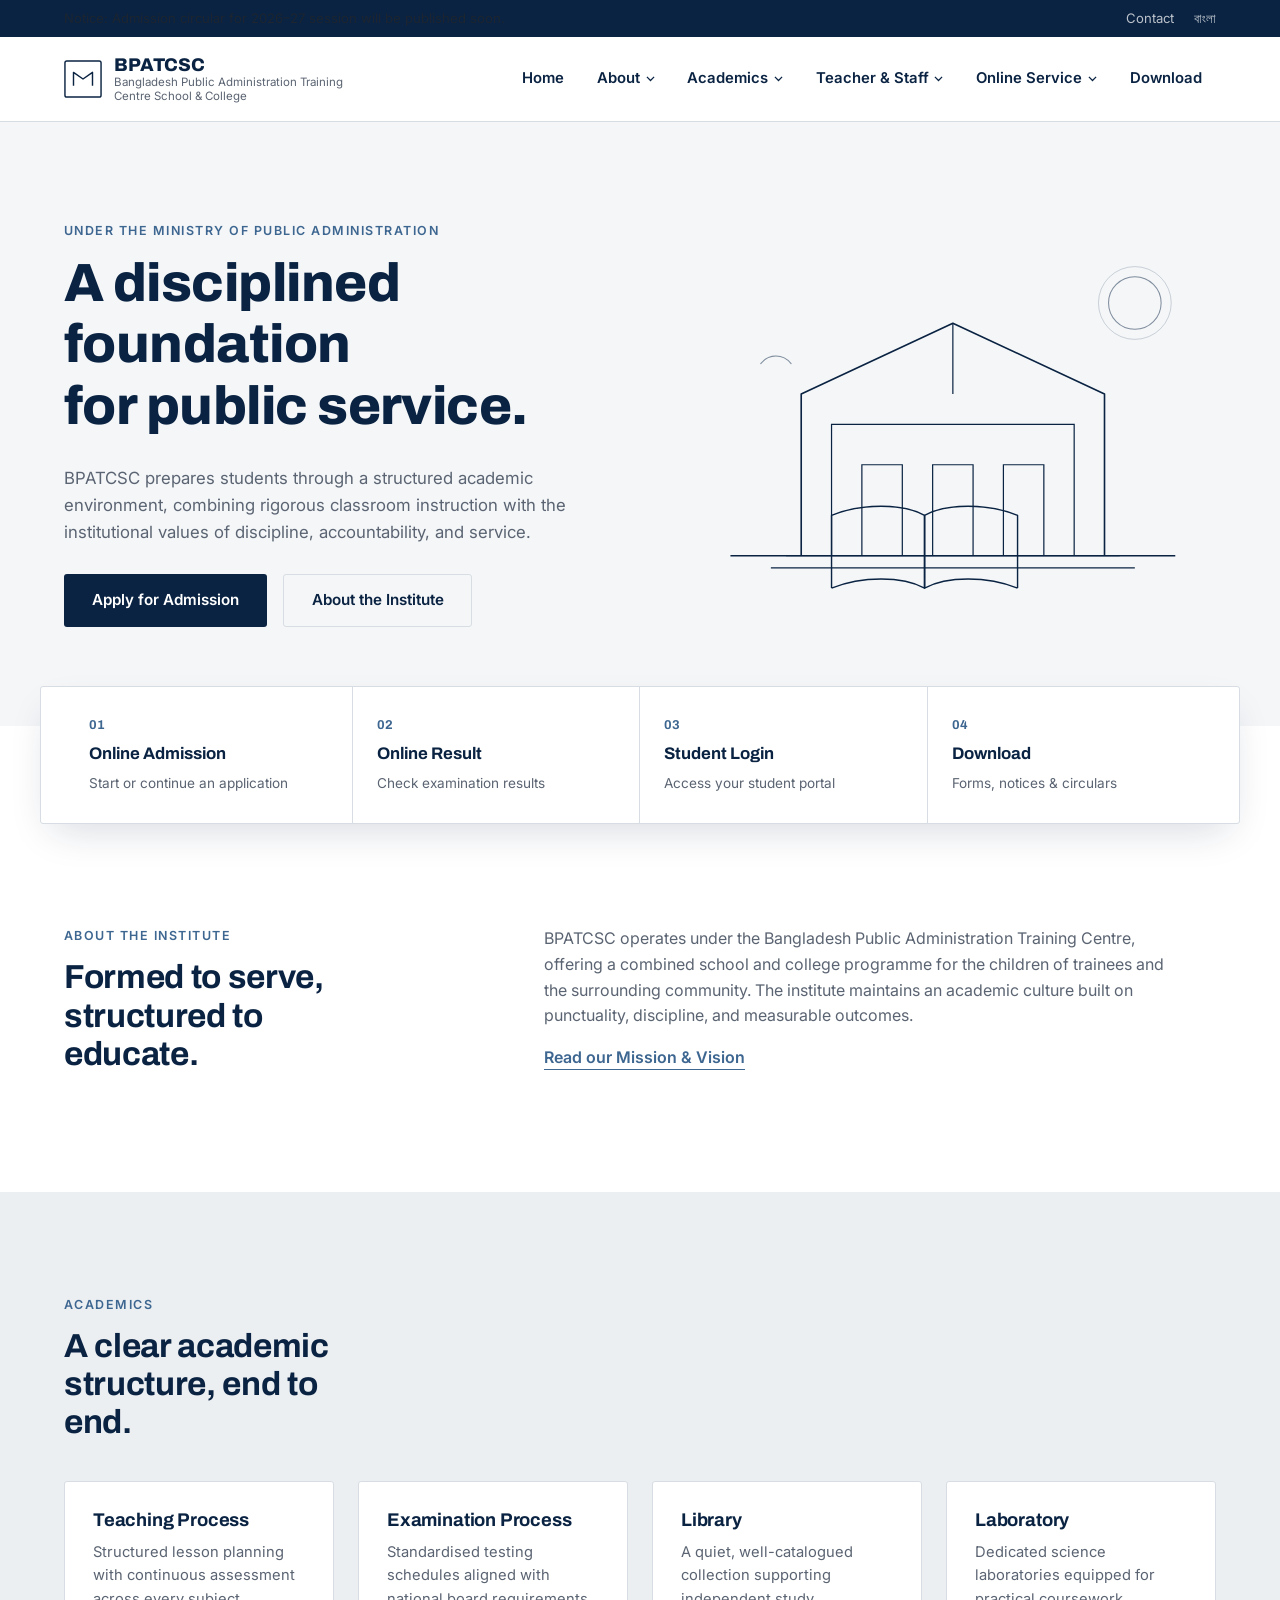
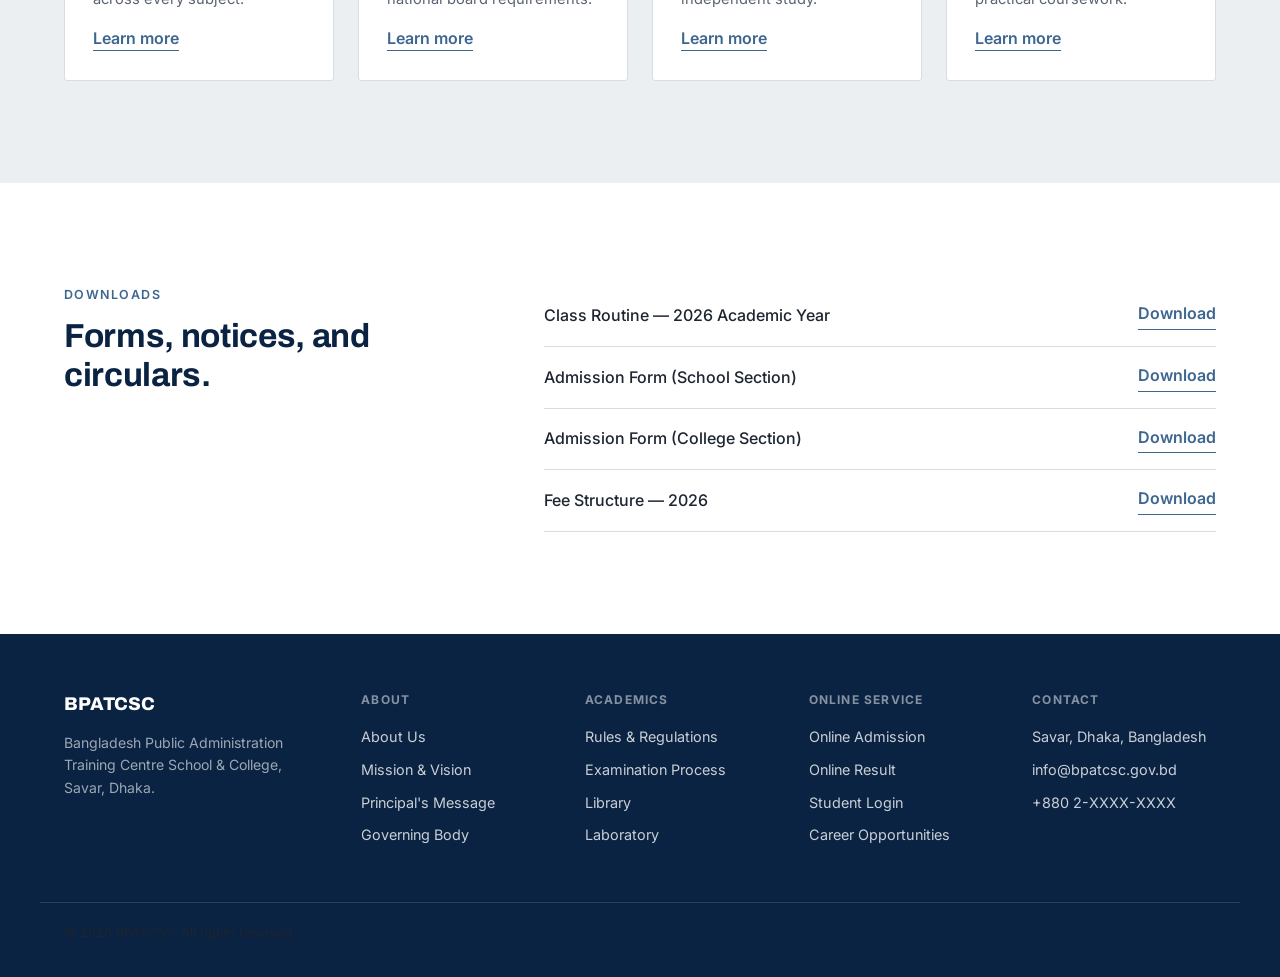
<file: index.html>
<!DOCTYPE html>
<html lang="en">

<head>
  <meta charset="UTF-8" />
  <meta name="viewport" content="width=device-width, initial-scale=1.0" />
  <title>BPATCSC | Bangladesh Public Administration Training Centre School &amp; College</title>
  <meta name="description"
    content="Official website of BPATCSC — Bangladesh Public Administration Training Centre School & College." />
  <link rel="preconnect" href="https://fonts.googleapis.com">
  <link rel="preconnect" href="https://fonts.gstatic.com" crossorigin>
  <link
    href="https://fonts.googleapis.com/css2?family=Archivo:wght@500;600;700;800&family=Inter:wght@400;500;600;700&display=swap"
    rel="stylesheet">

  <link rel="stylesheet" href="style.css" />
</head>

<body>

  <!-- Skip link for keyboard / screen-reader users -->
  <a class="skip-link" href="#main-content">Skip to main content</a>

  <div class="utility-bar">
    <div class="container utility-bar__inner">
      <p class="utility-bar__notice">Notice: Admission circular for 2026–27 session will be published soon.</p>
      <ul class="utility-bar__links">
        <li><a href="#contact">Contact</a></li>
        <li><a href="#">বাংলা</a></li>
      </ul>
    </div>
  </div>

  <header class="site-header" id="site-header">
    <div class="container site-header__inner">

      <a href="#" class="brand">
        <span class="brand__mark" aria-hidden="true">
          <!-- Minimal monogram mark, echoes the hero linework -->
          <svg viewBox="0 0 40 40" fill="none" xmlns="http://www.w3.org/2000/svg">
            <rect x="1" y="1" width="38" height="38" rx="2" stroke="currentColor" stroke-width="1.5" />
            <path d="M10 27V13L20 20L30 13V27" stroke="currentColor" stroke-width="1.5" stroke-linejoin="round" />
          </svg>
        </span>
        <span class="brand__text">
          <span class="brand__title">BPATCSC</span>
          <span class="brand__subtitle">Bangladesh Public Administration Training Centre School &amp; College</span>
        </span>
      </a>

      <button class="nav-toggle" id="nav-toggle" aria-expanded="false" aria-controls="primary-nav">
        <span class="nav-toggle__box">
          <span class="nav-toggle__line"></span>
          <span class="nav-toggle__line"></span>
          <span class="nav-toggle__line"></span>
        </span>
        <span class="sr-only">Menu</span>
      </button>

      <nav class="primary-nav" id="primary-nav" aria-label="Primary">
        <ul class="primary-nav__list">

          <!-- HOME -->
          <li class="primary-nav__item">
            <a href="#home">Home</a>
          </li>

          <!-- ABOUT — simple dropdown -->
          <li class="primary-nav__item has-dropdown">
            <button class="primary-nav__trigger" aria-expanded="false">
              About
              <svg class="chevron" viewBox="0 0 10 6" aria-hidden="true">
                <path d="M1 1L5 5L9 1" stroke="currentColor" stroke-width="1.4" fill="none" />
              </svg>
            </button>
            <div class="dropdown-panel">
              <ul class="dropdown-panel__list">
                <li><a href="about.html#about-us">About Us</a></li>
                <li><a href="about.html#mission-vision">Mission &amp; Vision</a></li>
                <li><a href="about.html#principal-message">Principal's Message</a></li>
                <li><a href="about.html#governing-body">Governing Body</a></li>
              </ul>
            </div>
          </li>

          <!-- ACADEMICS — mega menu, 3 columns -->
          <li class="primary-nav__item has-megamenu">
            <button class="primary-nav__trigger" aria-expanded="false">
              Academics
              <svg class="chevron" viewBox="0 0 10 6" aria-hidden="true">
                <path d="M1 1L5 5L9 1" stroke="currentColor" stroke-width="1.4" fill="none" />
              </svg>
            </button>
            <div class="megamenu-panel">
              <div class="megamenu-panel__grid">

                <div class="megamenu-panel__column">
                  <p class="megamenu-panel__heading">Academic Policy</p>
                  <ul>
                    <li><a href="academics.html#rules-regulations">Rules &amp; Regulations</a></li>
                    <li><a href="academics.html#teaching-process">Teaching Process</a></li>
                    <li><a href="academics.html#examination-process">Examination Process</a></li>
                    <li><a href="academics.html#subject-change">Subject Change</a></li>
                    <li><a href="academics.html#selective-subjects">Selective Subjects</a></li>
                  </ul>
                </div>

                <div class="megamenu-panel__column">
                  <p class="megamenu-panel__heading">Campus Life</p>
                  <ul>
                    <li><a href="academics.html#features">Features</a></li>
                    <li><a href="academics.html#college-dress">College Dress</a></li>
                    <li><a href="academics.html#identity-card">Identity Card</a></li>
                    <li><a href="academics.html#transportation">Transportation</a></li>
                  </ul>
                </div>

                <div class="megamenu-panel__column">
                  <p class="megamenu-panel__heading">Resources</p>
                  <ul>
                    <li><a href="academics.html#library">Library</a></li>
                    <li><a href="academics.html#laboratory">Laboratory</a></li>
                  </ul>
                </div>

              </div>
            </div>
          </li>

          <!-- TEACHER & STAFF — simple dropdown -->
          <li class="primary-nav__item has-dropdown">
            <button class="primary-nav__trigger" aria-expanded="false">
              Teacher &amp; Staff
              <svg class="chevron" viewBox="0 0 10 6" aria-hidden="true">
                <path d="M1 1L5 5L9 1" stroke="currentColor" stroke-width="1.4" fill="none" />
              </svg>
            </button>
            <div class="dropdown-panel">
              <ul class="dropdown-panel__list">
                <li><a href="#college-section">College Section</a></li>
                <li><a href="#school-section">School Section</a></li>
                <li><a href="#office-staff">Office Staff</a></li>
              </ul>
            </div>
          </li>

          <!-- ONLINE SERVICE — simple dropdown -->
          <li class="primary-nav__item has-dropdown">
            <button class="primary-nav__trigger" aria-expanded="false">
              Online Service
              <svg class="chevron" viewBox="0 0 10 6" aria-hidden="true">
                <path d="M1 1L5 5L9 1" stroke="currentColor" stroke-width="1.4" fill="none" />
              </svg>
            </button>
            <div class="dropdown-panel">
              <ul class="dropdown-panel__list">
                <li><a href="#online-payments">Online Payments</a></li>
                <li><a href="#online-result">Online Result</a></li>
                <li><a href="#online-admission">Online Admission</a></li>
                <li><a href="#student-login">Student Login</a></li>
                <li><a href="#teacher-login">Teacher Login</a></li>
                <li><a href="#career">Career Opportunities</a></li>
              </ul>
            </div>
          </li>

          <!-- DOWNLOAD -->
          <li class="primary-nav__item">
            <a href="#download">Download</a>
          </li>

        </ul>
      </nav>

    </div>
  </header>

  <!-- Dims page content behind an open mega-menu/dropdown on desktop -->
  <div class="nav-scrim" id="nav-scrim"></div>

  <main id="main-content">
    <section class="hero" id="home">
      <div class="container hero__inner">

        <div class="hero__content">
          <p class="eyebrow">Under the Ministry of Public Administration</p>
          <h1 class="hero__title">A disciplined foundation<br>for public service.</h1>
          <p class="hero__lede">
            BPATCSC prepares students through a structured academic environment,
            combining rigorous classroom instruction with the institutional
            values of discipline, accountability, and service.
          </p>
          <div class="hero__actions">
            <a href="#online-admission" class="btn btn--primary">Apply for Admission</a>
            <a href="about.html#about-us" class="btn btn--ghost">About the Institute</a>
          </div>
        </div>

        <div class="hero__visual" aria-hidden="true">

          <svg id="hero-svg" class="hero-svg" viewBox="0 0 520 420" fill="none" xmlns="http://www.w3.org/2000/svg">

            <!-- ground line -->
            <line class="draw-path" x1="40" y1="340" x2="480" y2="340" stroke="currentColor" stroke-width="1.5" />

            <!-- building silhouette -->
            <path class="draw-path" d="M110 340V180L260 110L410 180V340" stroke="currentColor" stroke-width="1.6"
              stroke-linejoin="round" />
            <path class="draw-path" d="M140 340V210H380V340" stroke="currentColor" stroke-width="1.2" />
            <path class="draw-path" d="M170 340V250H210V340" stroke="currentColor" stroke-width="1.2" />
            <path class="draw-path" d="M240 340V250H280V340" stroke="currentColor" stroke-width="1.2" />
            <path class="draw-path" d="M310 340V250H350V340" stroke="currentColor" stroke-width="1.2" />

            <!-- central pediment column -->
            <path class="draw-path" d="M260 110V180" stroke="currentColor" stroke-width="1.2" />

            <!-- steps -->
            <line class="draw-path" x1="95" y1="340" x2="425" y2="340" stroke="currentColor" stroke-width="1.2" />
            <line class="draw-path" x1="80" y1="352" x2="440" y2="352" stroke="currentColor" stroke-width="1.2" />

            <!-- open book, foreground -->
            <path class="draw-path" d="M140 372C170 360 210 360 232 372V300C210 288 170 288 140 300V372Z"
              stroke="currentColor" stroke-width="1.4" stroke-linejoin="round" />
            <path class="draw-path" d="M324 372C294 360 254 360 232 372V300C254 288 294 288 324 300V372Z"
              stroke="currentColor" stroke-width="1.4" stroke-linejoin="round" />
            <path class="draw-path" d="M232 372V300" stroke="currentColor" stroke-width="1.2" />

            <!-- ambient drifting accents -->
            <g class="drift-slow">
              <circle cx="440" cy="90" r="26" stroke="currentColor" stroke-width="1" opacity="0.5" />
              <circle cx="440" cy="90" r="36" stroke="currentColor" stroke-width="0.6" opacity="0.3" />
            </g>
            <g class="drift-fast">
              <path d="M70 150C78 140 92 140 100 150" stroke="currentColor" stroke-width="1" opacity="0.5"
                stroke-linecap="round" />
            </g>
          </svg>
        </div>

      </div>
    </section>

    <section class="quick-links" aria-label="Quick access">
      <div class="container quick-links__grid">
        <a class="quick-card reveal" href="#online-admission">
          <span class="quick-card__index">01</span>
          <span class="quick-card__label">Online Admission</span>
          <span class="quick-card__desc">Start or continue an application</span>
        </a>
        <a class="quick-card reveal" href="#online-result">
          <span class="quick-card__index">02</span>
          <span class="quick-card__label">Online Result</span>
          <span class="quick-card__desc">Check examination results</span>
        </a>
        <a class="quick-card reveal" href="#student-login">
          <span class="quick-card__index">03</span>
          <span class="quick-card__label">Student Login</span>
          <span class="quick-card__desc">Access your student portal</span>
        </a>
        <a class="quick-card reveal" href="#download">
          <span class="quick-card__index">04</span>
          <span class="quick-card__label">Download</span>
          <span class="quick-card__desc">Forms, notices &amp; circulars</span>
        </a>
      </div>
    </section>

    <!-- ============================================================
         ABOUT SUMMARY
    ============================================================= -->
    <section class="section" id="about-us">
      <div class="container section__grid">
        <div class="section__intro reveal">
          <p class="eyebrow">About the institute</p>
          <h2>Formed to serve, structured to educate.</h2>
        </div>
        <div class="section__body reveal">
          <p>
            BPATCSC operates under the Bangladesh Public Administration Training
            Centre, offering a combined school and college programme for the
            children of trainees and the surrounding community. The institute
            maintains an academic culture built on punctuality, discipline, and
            measurable outcomes.
          </p>
          <a href="about.html#mission-vision" class="text-link">Read our Mission &amp; Vision</a>
        </div>
      </div>
    </section>

    <!-- ============================================================
         ACADEMICS OVERVIEW
    ============================================================= -->
    <section class="section section--muted" id="academics-overview">
      <div class="container">
        <div class="section__intro reveal">
          <p class="eyebrow">Academics</p>
          <h2>A clear academic structure, end to end.</h2>
        </div>

        <div class="feature-grid">
          <article class="feature-card reveal">
            <h3>Teaching Process</h3>
            <p>Structured lesson planning with continuous assessment across every subject.</p>
            <a href="academics.html#teaching-process" class="text-link">Learn more</a>
          </article>
          <article class="feature-card reveal">
            <h3>Examination Process</h3>
            <p>Standardised testing schedules aligned with national board requirements.</p>
            <a href="academics.html#examination-process" class="text-link">Learn more</a>
          </article>
          <article class="feature-card reveal">
            <h3>Library</h3>
            <p>A quiet, well-catalogued collection supporting independent study.</p>
            <a href="academics.html#library" class="text-link">Learn more</a>
          </article>
          <article class="feature-card reveal">
            <h3>Laboratory</h3>
            <p>Dedicated science laboratories equipped for practical coursework.</p>
            <a href="academics.html#laboratory" class="text-link">Learn more</a>
          </article>
        </div>
      </div>
    </section>

    <!-- ============================================================
         NOTICE / DOWNLOAD PREVIEW
    ============================================================= -->
    <section class="section" id="download">
      <div class="container section__grid">
        <div class="section__intro reveal">
          <p class="eyebrow">Downloads</p>
          <h2>Forms, notices, and circulars.</h2>
        </div>
        <div class="section__body reveal">
          <ul class="notice-list">
            <li>
              <span>Class Routine — 2026 Academic Year</span>
              <a href="#" class="text-link">Download</a>
            </li>
            <li>
              <span>Admission Form (School Section)</span>
              <a href="#" class="text-link">Download</a>
            </li>
            <li>
              <span>Admission Form (College Section)</span>
              <a href="#" class="text-link">Download</a>
            </li>
            <li>
              <span>Fee Structure — 2026</span>
              <a href="#" class="text-link">Download</a>
            </li>
          </ul>
        </div>
      </div>
    </section>

  </main>

  <!-- ============================================================
       FOOTER
  ============================================================= -->
  <footer class="site-footer" id="contact">
    <div class="container site-footer__grid">

      <div class="site-footer__about">
        <span class="brand__title">BPATCSC</span>
        <p>Bangladesh Public Administration Training Centre School &amp; College, Savar, Dhaka.</p>
      </div>

      <nav class="site-footer__col" aria-label="About">
        <p class="site-footer__heading">About</p>
        <ul>
          <li><a href="about.html#about-us">About Us</a></li>
          <li><a href="about.html#mission-vision">Mission &amp; Vision</a></li>
          <li><a href="about.html#principal-message">Principal's Message</a></li>
          <li><a href="about.html#governing-body">Governing Body</a></li>
        </ul>
      </nav>

      <nav class="site-footer__col" aria-label="Academics">
        <p class="site-footer__heading">Academics</p>
        <ul>
          <li><a href="academics.html#rules-regulations">Rules &amp; Regulations</a></li>
          <li><a href="academics.html#examination-process">Examination Process</a></li>
          <li><a href="academics.html#library">Library</a></li>
          <li><a href="academics.html#laboratory">Laboratory</a></li>
        </ul>
      </nav>

      <nav class="site-footer__col" aria-label="Online Service">
        <p class="site-footer__heading">Online Service</p>
        <ul>
          <li><a href="#online-admission">Online Admission</a></li>
          <li><a href="#online-result">Online Result</a></li>
          <li><a href="#student-login">Student Login</a></li>
          <li><a href="#career">Career Opportunities</a></li>
        </ul>
      </nav>

      <div class="site-footer__col">
        <p class="site-footer__heading">Contact</p>
        <ul>
          <li>Savar, Dhaka, Bangladesh</li>
          <li>info@bpatcsc.gov.bd</li>
          <li>+880 2-XXXX-XXXX</li>
        </ul>
      </div>

    </div>
    <div class="container site-footer__bottom">
      <p>&copy; <span id="year"></span> BPATCSC. All rights reserved.</p>
    </div>
  </footer>

  <script src="script.js"></script>
</body>

</html>
</file>
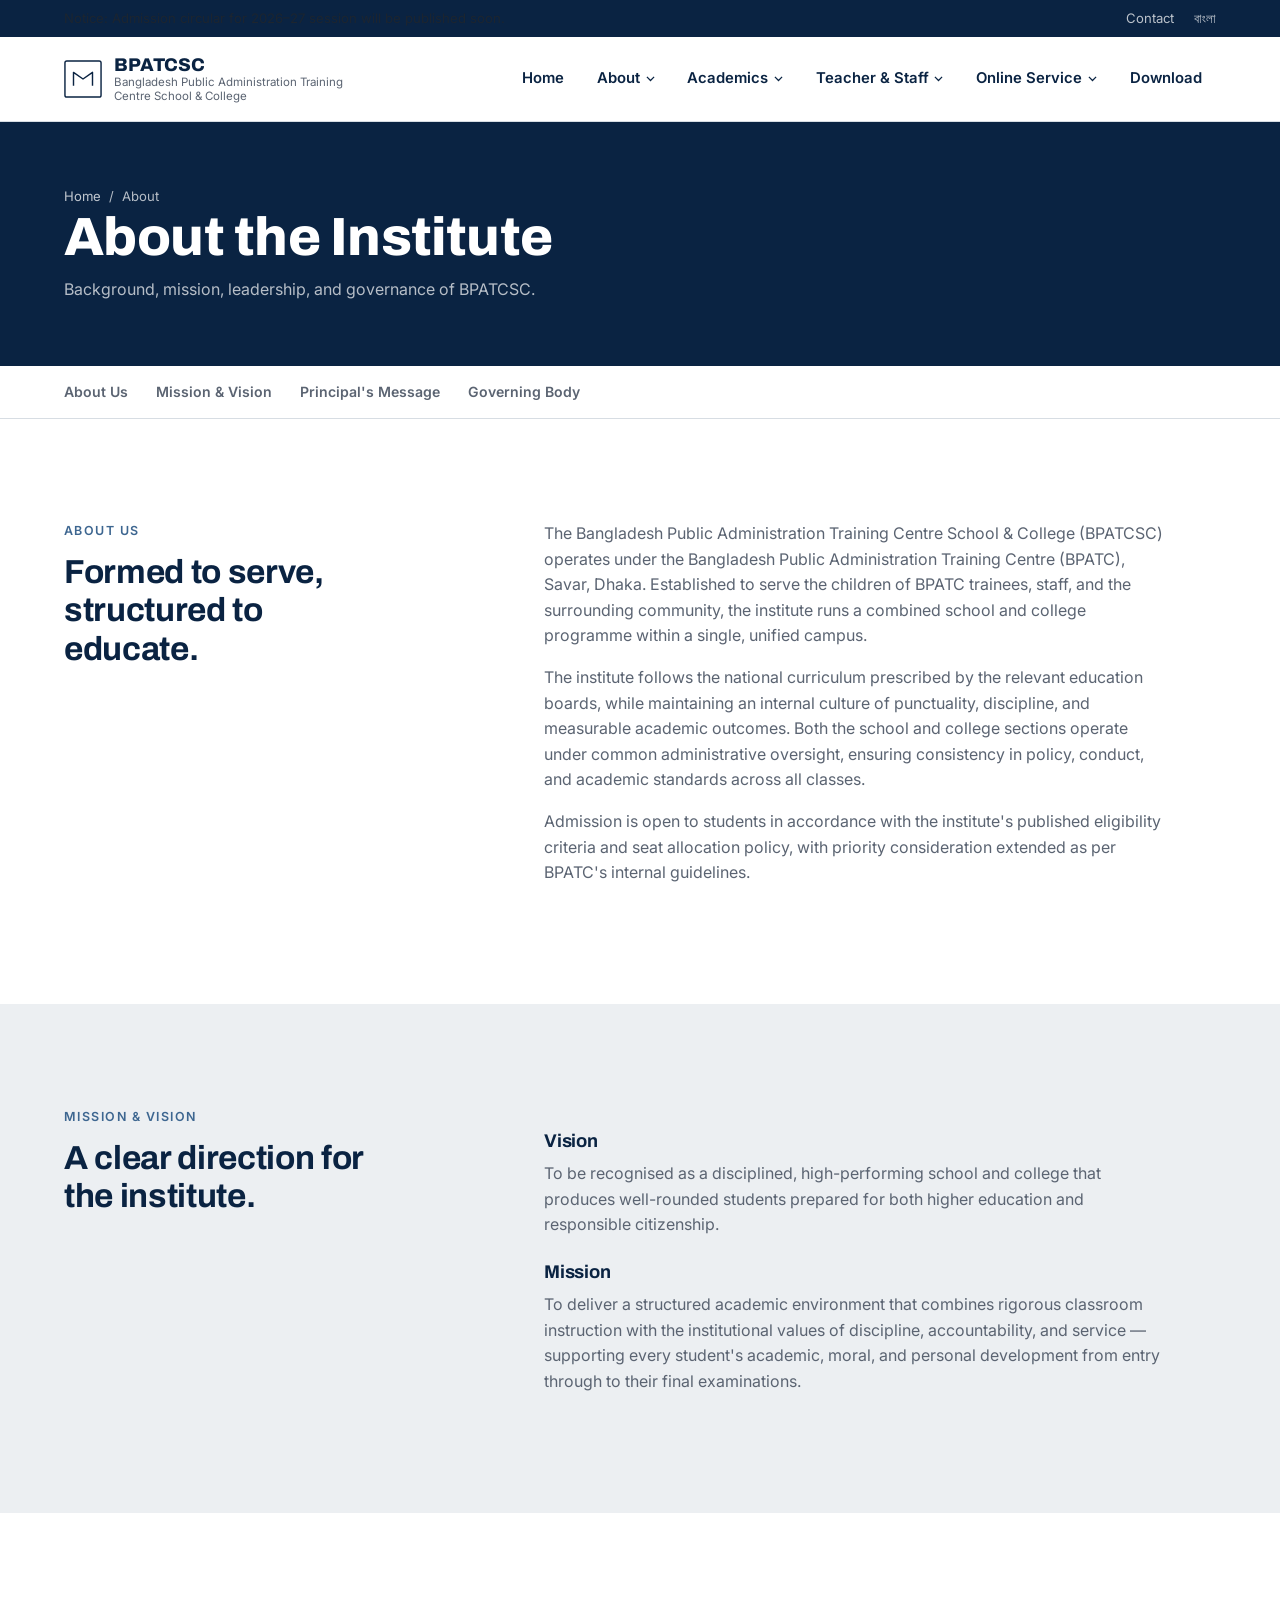
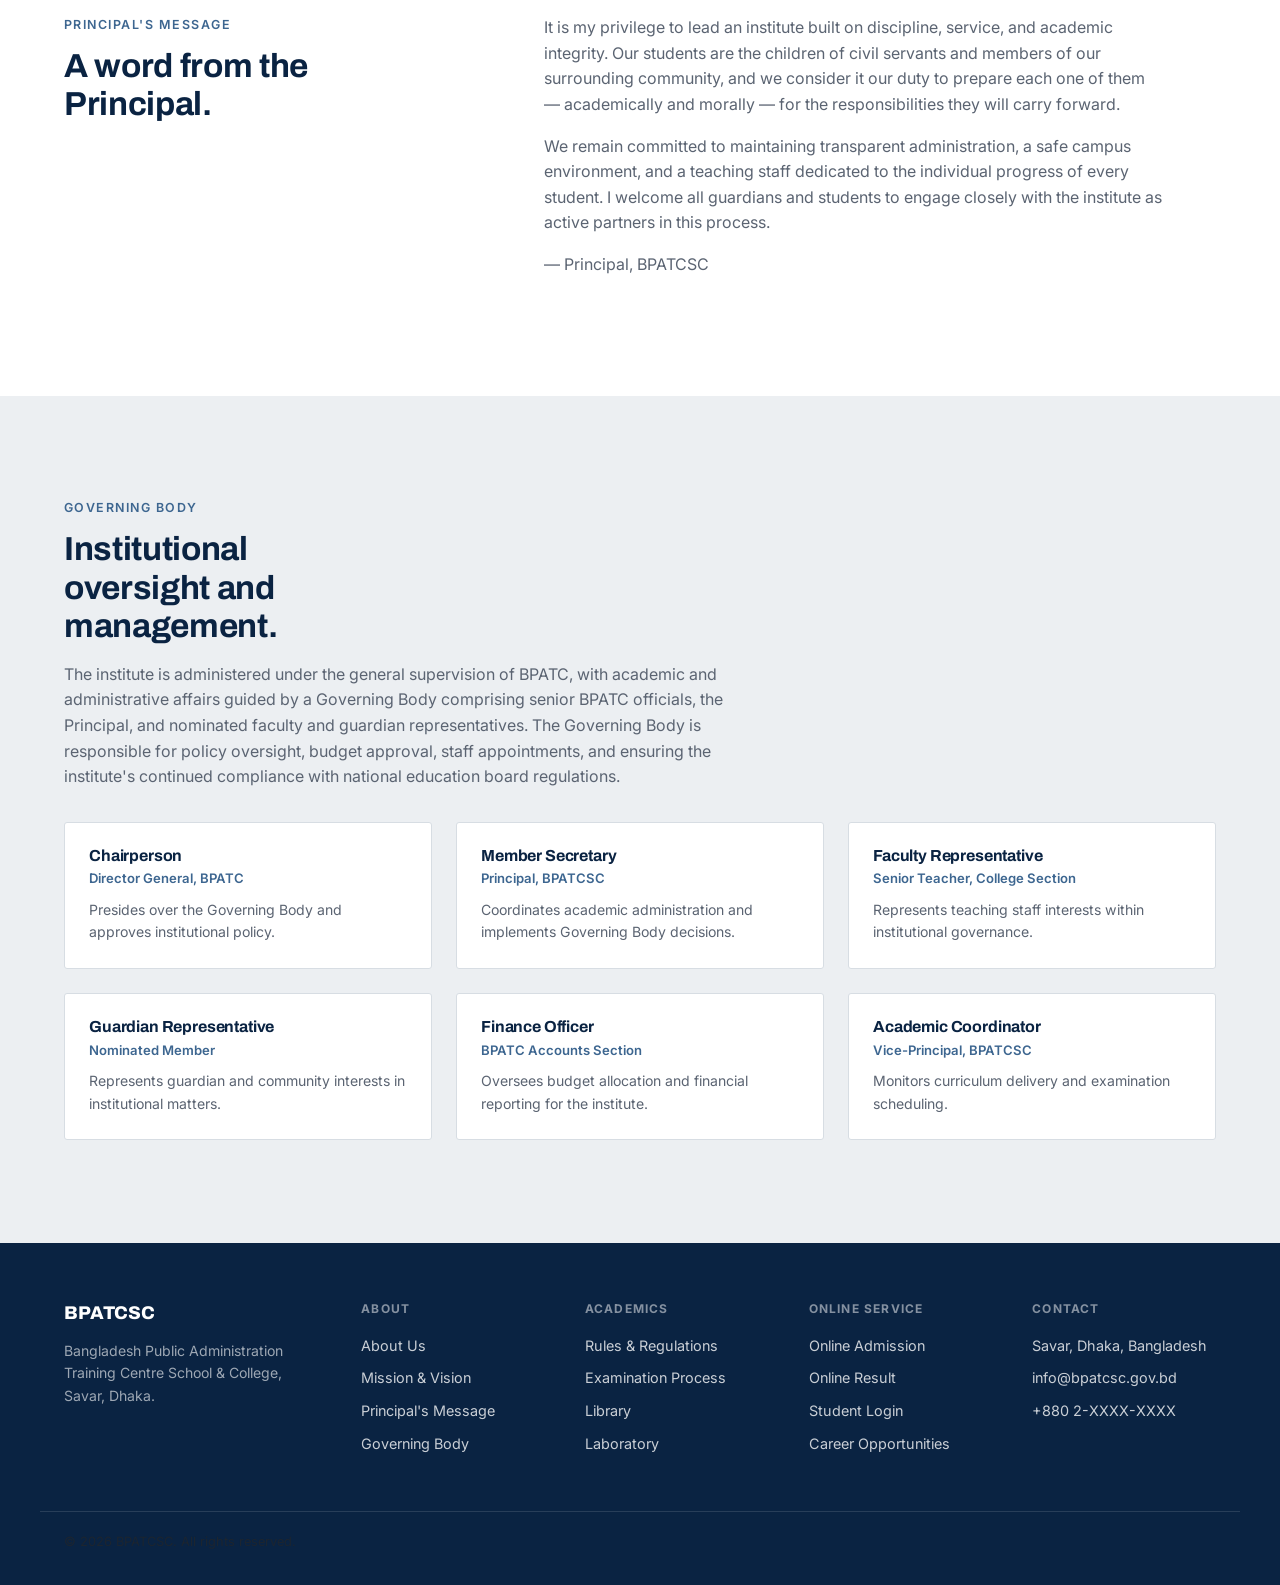
<file: about.html>
<!DOCTYPE html>
<html lang="en">

<head>
  <meta charset="UTF-8" />
  <meta name="viewport" content="width=device-width, initial-scale=1.0" />
  <title>About | BPATCSC</title>
  <meta name="description" content="About BPATCSC — Mission &amp; Vision, Principal's Message, and Governing Body." />

  <link rel="preconnect" href="https://fonts.googleapis.com">
  <link rel="preconnect" href="https://fonts.gstatic.com" crossorigin>
  <link
    href="https://fonts.googleapis.com/css2?family=Archivo:wght@500;600;700;800&family=Inter:wght@400;500;600;700&display=swap"
    rel="stylesheet">

  <link rel="stylesheet" href="style.css" />
</head>

<body>

  <a class="skip-link" href="#main-content">Skip to main content</a>

  <div class="utility-bar">
    <div class="container utility-bar__inner">
      <p class="utility-bar__notice">Notice: Admission circular for 2026–27 session will be published soon.</p>
      <ul class="utility-bar__links">
        <li><a href="index.html#contact">Contact</a></li>
        <li><a href="#">বাংলা</a></li>
      </ul>
    </div>
  </div>

  <header class="site-header" id="site-header">
    <div class="container site-header__inner">

      <a href="index.html" class="brand">
        <span class="brand__mark" aria-hidden="true">
          <svg viewBox="0 0 40 40" fill="none" xmlns="http://www.w3.org/2000/svg">
            <rect x="1" y="1" width="38" height="38" rx="2" stroke="currentColor" stroke-width="1.5" />
            <path d="M10 27V13L20 20L30 13V27" stroke="currentColor" stroke-width="1.5" stroke-linejoin="round" />
          </svg>
        </span>
        <span class="brand__text">
          <span class="brand__title">BPATCSC</span>
          <span class="brand__subtitle">Bangladesh Public Administration Training Centre School &amp; College</span>
        </span>
      </a>

      <button class="nav-toggle" id="nav-toggle" aria-expanded="false" aria-controls="primary-nav">
        <span class="nav-toggle__box">
          <span class="nav-toggle__line"></span>
          <span class="nav-toggle__line"></span>
          <span class="nav-toggle__line"></span>
        </span>
        <span class="sr-only">Menu</span>
      </button>

      <nav class="primary-nav" id="primary-nav" aria-label="Primary">
        <ul class="primary-nav__list">

          <li class="primary-nav__item">
            <a href="index.html#home">Home</a>
          </li>

          <li class="primary-nav__item has-dropdown">
            <button class="primary-nav__trigger" aria-expanded="false">
              About
              <svg class="chevron" viewBox="0 0 10 6" aria-hidden="true">
                <path d="M1 1L5 5L9 1" stroke="currentColor" stroke-width="1.4" fill="none" />
              </svg>
            </button>
            <div class="dropdown-panel">
              <ul class="dropdown-panel__list">
                <li><a href="#about-us">About Us</a></li>
                <li><a href="#mission-vision">Mission &amp; Vision</a></li>
                <li><a href="#principal-message">Principal's Message</a></li>
                <li><a href="#governing-body">Governing Body</a></li>
              </ul>
            </div>
          </li>

          <li class="primary-nav__item has-megamenu">
            <button class="primary-nav__trigger" aria-expanded="false">
              Academics
              <svg class="chevron" viewBox="0 0 10 6" aria-hidden="true">
                <path d="M1 1L5 5L9 1" stroke="currentColor" stroke-width="1.4" fill="none" />
              </svg>
            </button>
            <div class="megamenu-panel">
              <div class="megamenu-panel__grid">

                <div class="megamenu-panel__column">
                  <p class="megamenu-panel__heading">Academic Policy</p>
                  <ul>
                    <li><a href="academics.html#rules-regulations">Rules &amp; Regulations</a></li>
                    <li><a href="academics.html#teaching-process">Teaching Process</a></li>
                    <li><a href="academics.html#examination-process">Examination Process</a></li>
                    <li><a href="academics.html#subject-change">Subject Change</a></li>
                    <li><a href="academics.html#selective-subjects">Selective Subjects</a></li>
                  </ul>
                </div>

                <div class="megamenu-panel__column">
                  <p class="megamenu-panel__heading">Campus Life</p>
                  <ul>
                    <li><a href="academics.html#features">Features</a></li>
                    <li><a href="academics.html#college-dress">College Dress</a></li>
                    <li><a href="academics.html#identity-card">Identity Card</a></li>
                    <li><a href="academics.html#transportation">Transportation</a></li>
                  </ul>
                </div>

                <div class="megamenu-panel__column">
                  <p class="megamenu-panel__heading">Resources</p>
                  <ul>
                    <li><a href="academics.html#library">Library</a></li>
                    <li><a href="academics.html#laboratory">Laboratory</a></li>
                  </ul>
                </div>

              </div>
            </div>
          </li>

          <li class="primary-nav__item has-dropdown">
            <button class="primary-nav__trigger" aria-expanded="false">
              Teacher &amp; Staff
              <svg class="chevron" viewBox="0 0 10 6" aria-hidden="true">
                <path d="M1 1L5 5L9 1" stroke="currentColor" stroke-width="1.4" fill="none" />
              </svg>
            </button>
            <div class="dropdown-panel">
              <ul class="dropdown-panel__list">
                <li><a href="index.html#college-section">College Section</a></li>
                <li><a href="index.html#school-section">School Section</a></li>
                <li><a href="index.html#office-staff">Office Staff</a></li>
              </ul>
            </div>
          </li>

          <li class="primary-nav__item has-dropdown">
            <button class="primary-nav__trigger" aria-expanded="false">
              Online Service
              <svg class="chevron" viewBox="0 0 10 6" aria-hidden="true">
                <path d="M1 1L5 5L9 1" stroke="currentColor" stroke-width="1.4" fill="none" />
              </svg>
            </button>
            <div class="dropdown-panel">
              <ul class="dropdown-panel__list">
                <li><a href="index.html#online-payments">Online Payments</a></li>
                <li><a href="index.html#online-result">Online Result</a></li>
                <li><a href="index.html#online-admission">Online Admission</a></li>
                <li><a href="index.html#student-login">Student Login</a></li>
                <li><a href="index.html#teacher-login">Teacher Login</a></li>
                <li><a href="index.html#career">Career Opportunities</a></li>
              </ul>
            </div>
          </li>

          <li class="primary-nav__item">
            <a href="index.html#download">Download</a>
          </li>

        </ul>
      </nav>

    </div>
  </header>

  <div class="nav-scrim" id="nav-scrim"></div>

  <!-- ============================================================
       PAGE BANNER
  ============================================================= -->
  <div class="page-banner">
    <div class="container">
      <p class="page-banner__crumbs"><a href="index.html">Home</a> / <span>About</span></p>
      <h1>About the Institute</h1>
      <p>Background, mission, leadership, and governance of BPATCSC.</p>
    </div>
  </div>

  <!-- ============================================================
       PAGE SUB-NAV
  ============================================================= -->
  <nav class="page-nav" aria-label="About sections">
    <div class="container page-nav__list">
      <a href="#about-us">About Us</a>
      <a href="#mission-vision">Mission &amp; Vision</a>
      <a href="#principal-message">Principal's Message</a>
      <a href="#governing-body">Governing Body</a>
    </div>
  </nav>

  <main id="main-content">

    <!-- ============================================================
         ABOUT US
    ============================================================= -->
    <section class="section" id="about-us">
      <div class="container section__grid">
        <div class="section__intro reveal">
          <p class="eyebrow">About Us</p>
          <h2>Formed to serve, structured to educate.</h2>
        </div>
        <div class="section__body reveal content-block">
          <p>
            The Bangladesh Public Administration Training Centre School &amp; College
            (BPATCSC) operates under the Bangladesh Public Administration Training
            Centre (BPATC), Savar, Dhaka. Established to serve the children of BPATC
            trainees, staff, and the surrounding community, the institute runs a
            combined school and college programme within a single, unified campus.
          </p>
          <p>
            The institute follows the national curriculum prescribed by the
            relevant education boards, while maintaining an internal culture of
            punctuality, discipline, and measurable academic outcomes. Both the
            school and college sections operate under common administrative
            oversight, ensuring consistency in policy, conduct, and academic
            standards across all classes.
          </p>
          <p>
            Admission is open to students in accordance with the institute's
            published eligibility criteria and seat allocation policy, with
            priority consideration extended as per BPATC's internal guidelines.
          </p>
        </div>
      </div>
    </section>

    <!-- ============================================================
         MISSION & VISION
    ============================================================= -->
    <section class="section section--muted" id="mission-vision">
      <div class="container section__grid">
        <div class="section__intro reveal">
          <p class="eyebrow">Mission &amp; Vision</p>
          <h2>A clear direction for the institute.</h2>
        </div>
        <div class="section__body reveal content-block">
          <h3>Vision</h3>
          <p>
            To be recognised as a disciplined, high-performing school and college
            that produces well-rounded students prepared for both higher education
            and responsible citizenship.
          </p>
          <h3>Mission</h3>
          <p>
            To deliver a structured academic environment that combines rigorous
            classroom instruction with the institutional values of discipline,
            accountability, and service — supporting every student's academic,
            moral, and personal development from entry through to their final
            examinations.
          </p>
        </div>
      </div>
    </section>

    <!-- ============================================================
         PRINCIPAL'S MESSAGE
    ============================================================= -->
    <section class="section" id="principal-message">
      <div class="container section__grid">
        <div class="section__intro reveal">
          <p class="eyebrow">Principal's Message</p>
          <h2>A word from the Principal.</h2>
        </div>
        <div class="section__body reveal content-block">
          <p>
            It is my privilege to lead an institute built on discipline, service,
            and academic integrity. Our students are the children of civil
            servants and members of our surrounding community, and we consider it
            our duty to prepare each one of them — academically and morally — for
            the responsibilities they will carry forward.
          </p>
          <p>
            We remain committed to maintaining transparent administration, a safe
            campus environment, and a teaching staff dedicated to the individual
            progress of every student. I welcome all guardians and students to
            engage closely with the institute as active partners in this process.
          </p>
          <p>— Principal, BPATCSC</p>
        </div>
      </div>
    </section>

    <!-- ============================================================
         GOVERNING BODY
    ============================================================= -->
    <section class="section section--muted" id="governing-body">
      <div class="container">
        <div class="section__intro reveal">
          <p class="eyebrow">Governing Body</p>
          <h2>Institutional oversight and management.</h2>
        </div>

        <div class="content-block reveal">
          <p>
            The institute is administered under the general supervision of BPATC,
            with academic and administrative affairs guided by a Governing Body
            comprising senior BPATC officials, the Principal, and nominated
            faculty and guardian representatives. The Governing Body is
            responsible for policy oversight, budget approval, staff appointments,
            and ensuring the institute's continued compliance with national
            education board regulations.
          </p>
        </div>

        <div class="person-grid">
          <article class="person-card reveal">
            <h3>Chairperson</h3>
            <span>Director General, BPATC</span>
            <p>Presides over the Governing Body and approves institutional policy.</p>
          </article>
          <article class="person-card reveal">
            <h3>Member Secretary</h3>
            <span>Principal, BPATCSC</span>
            <p>Coordinates academic administration and implements Governing Body decisions.</p>
          </article>
          <article class="person-card reveal">
            <h3>Faculty Representative</h3>
            <span>Senior Teacher, College Section</span>
            <p>Represents teaching staff interests within institutional governance.</p>
          </article>
          <article class="person-card reveal">
            <h3>Guardian Representative</h3>
            <span>Nominated Member</span>
            <p>Represents guardian and community interests in institutional matters.</p>
          </article>
          <article class="person-card reveal">
            <h3>Finance Officer</h3>
            <span>BPATC Accounts Section</span>
            <p>Oversees budget allocation and financial reporting for the institute.</p>
          </article>
          <article class="person-card reveal">
            <h3>Academic Coordinator</h3>
            <span>Vice-Principal, BPATCSC</span>
            <p>Monitors curriculum delivery and examination scheduling.</p>
          </article>
        </div>
      </div>
    </section>

  </main>

  <footer class="site-footer" id="contact">
    <div class="container site-footer__grid">

      <div class="site-footer__about">
        <span class="brand__title">BPATCSC</span>
        <p>Bangladesh Public Administration Training Centre School &amp; College, Savar, Dhaka.</p>
      </div>

      <nav class="site-footer__col" aria-label="About">
        <p class="site-footer__heading">About</p>
        <ul>
          <li><a href="#about-us">About Us</a></li>
          <li><a href="#mission-vision">Mission &amp; Vision</a></li>
          <li><a href="#principal-message">Principal's Message</a></li>
          <li><a href="#governing-body">Governing Body</a></li>
        </ul>
      </nav>

      <nav class="site-footer__col" aria-label="Academics">
        <p class="site-footer__heading">Academics</p>
        <ul>
          <li><a href="academics.html#rules-regulations">Rules &amp; Regulations</a></li>
          <li><a href="academics.html#examination-process">Examination Process</a></li>
          <li><a href="academics.html#library">Library</a></li>
          <li><a href="academics.html#laboratory">Laboratory</a></li>
        </ul>
      </nav>

      <nav class="site-footer__col" aria-label="Online Service">
        <p class="site-footer__heading">Online Service</p>
        <ul>
          <li><a href="index.html#online-admission">Online Admission</a></li>
          <li><a href="index.html#online-result">Online Result</a></li>
          <li><a href="index.html#student-login">Student Login</a></li>
          <li><a href="index.html#career">Career Opportunities</a></li>
        </ul>
      </nav>

      <div class="site-footer__col">
        <p class="site-footer__heading">Contact</p>
        <ul>
          <li>Savar, Dhaka, Bangladesh</li>
          <li>info@bpatcsc.gov.bd</li>
          <li>+880 2-XXXX-XXXX</li>
        </ul>
      </div>

    </div>
    <div class="container site-footer__bottom">
      <p>&copy; <span id="year"></span> BPATCSC. All rights reserved.</p>
    </div>
  </footer>

  <script src="script.js"></script>
</body>

</html>
</file>
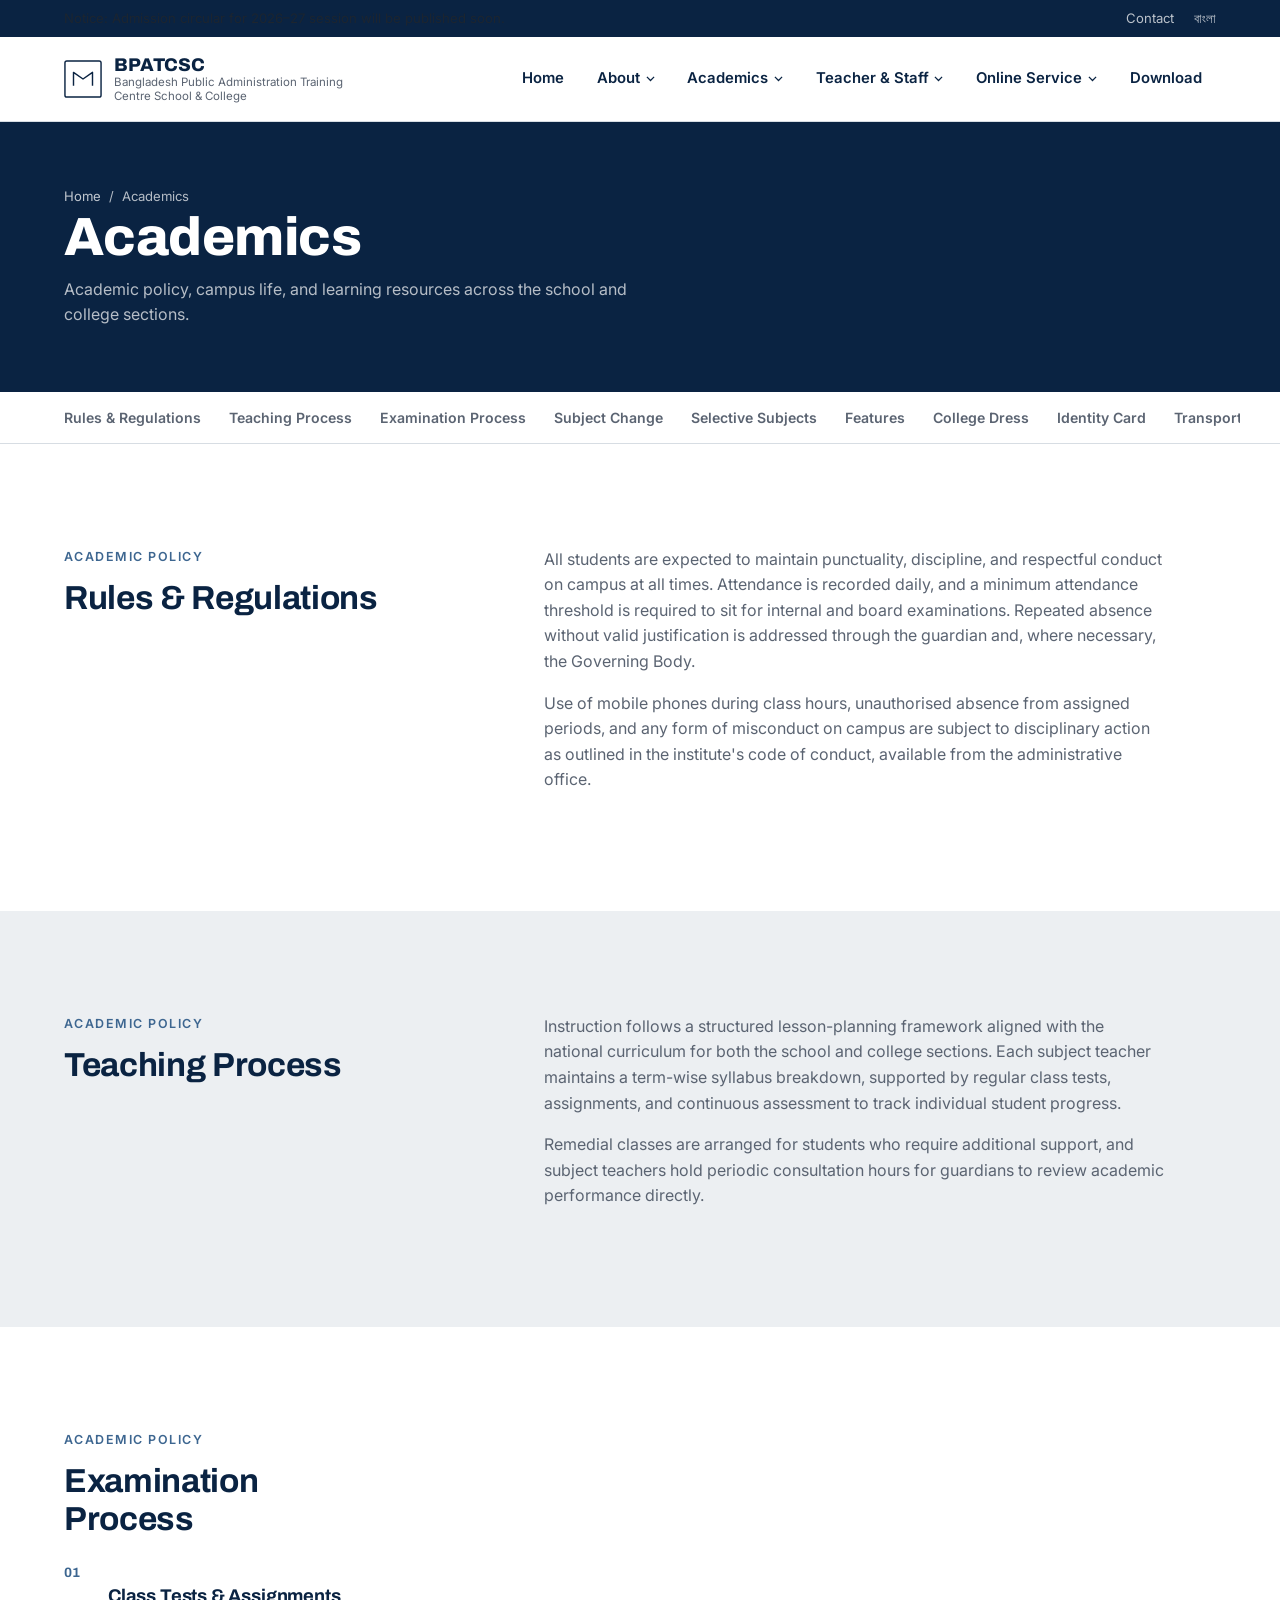
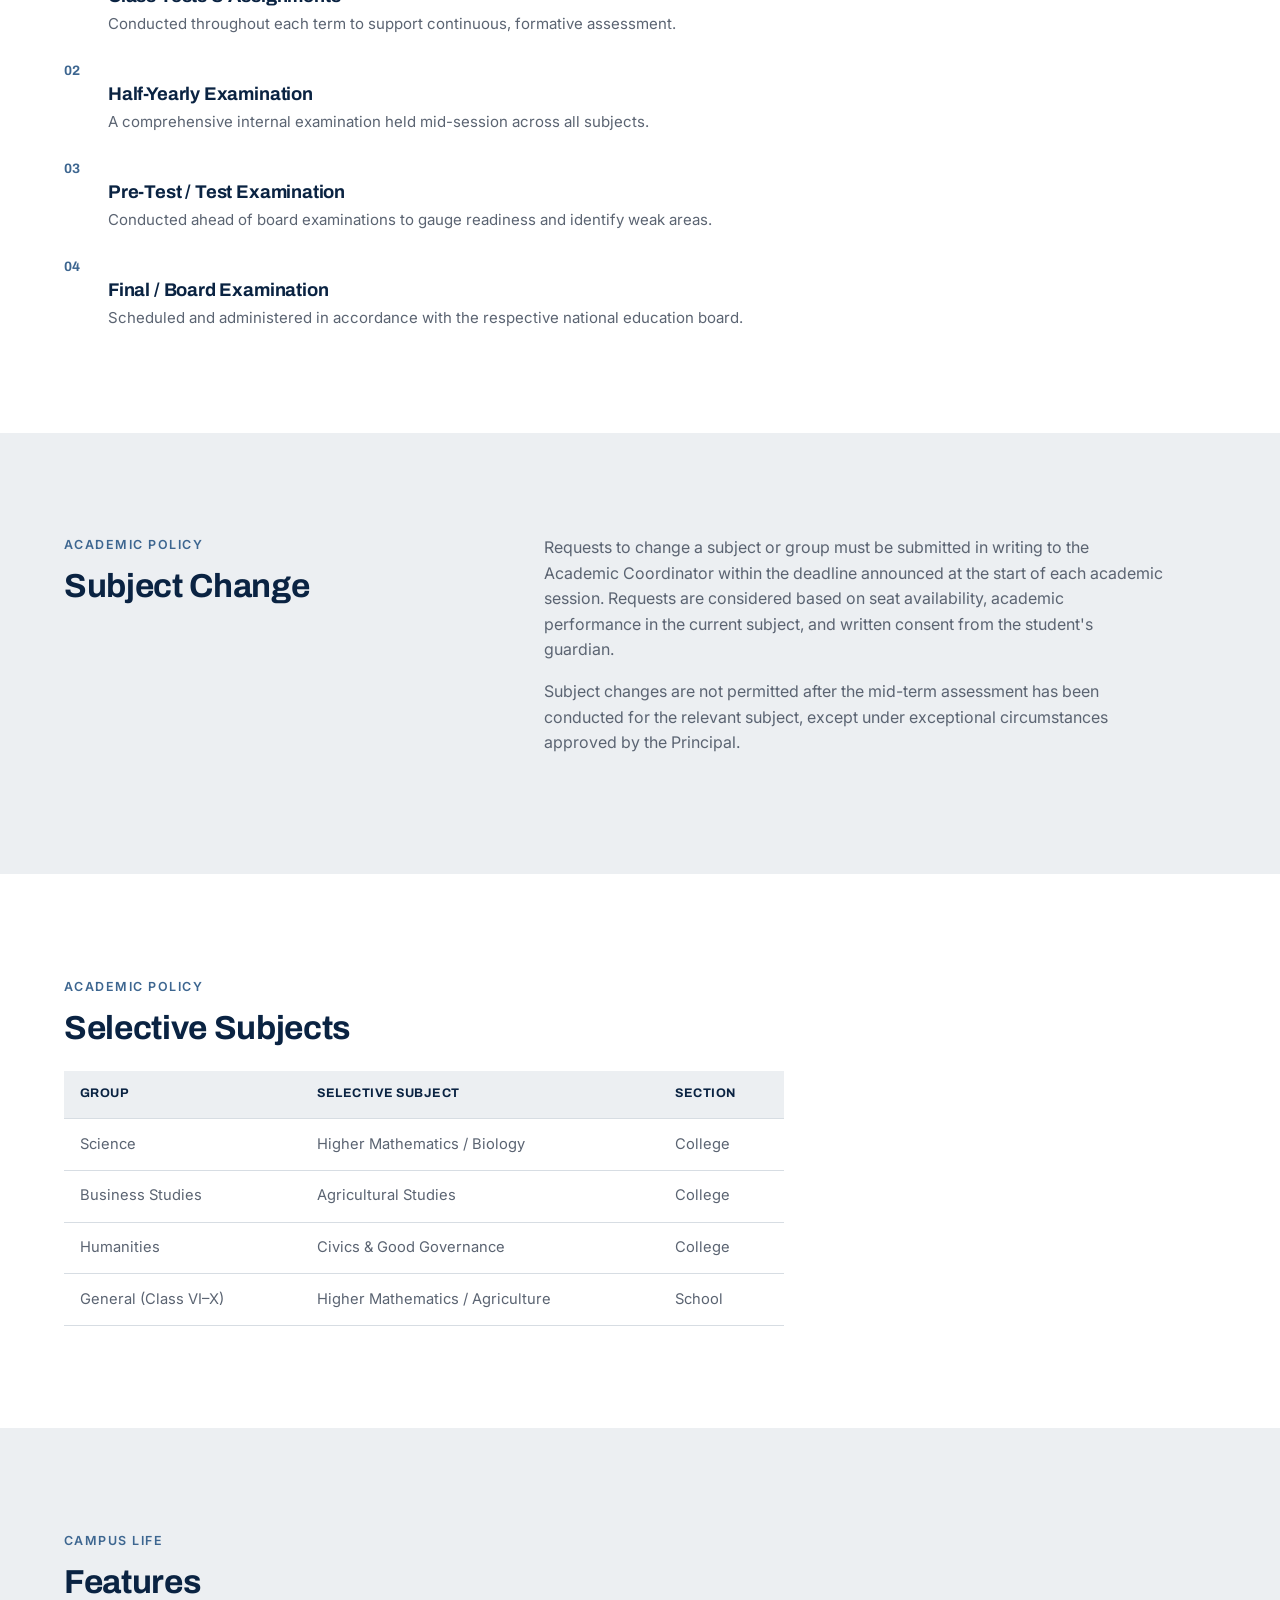
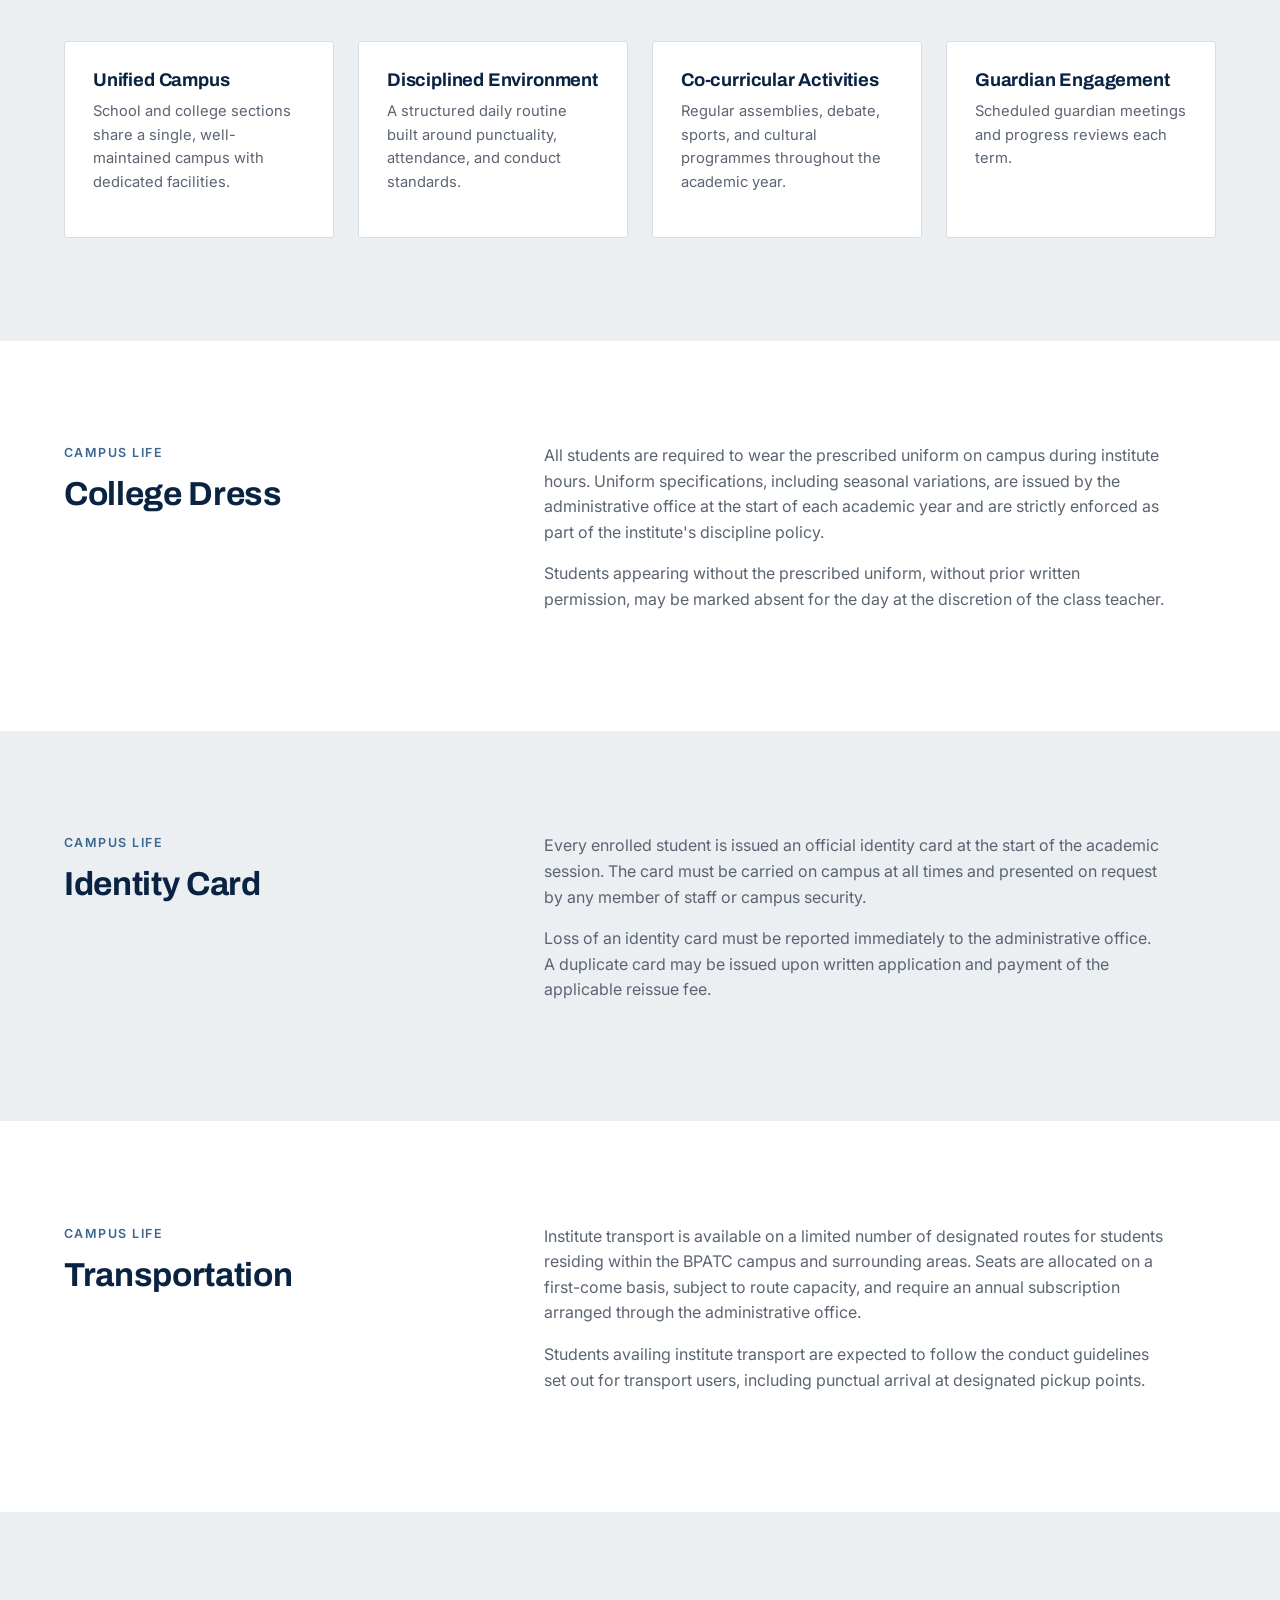
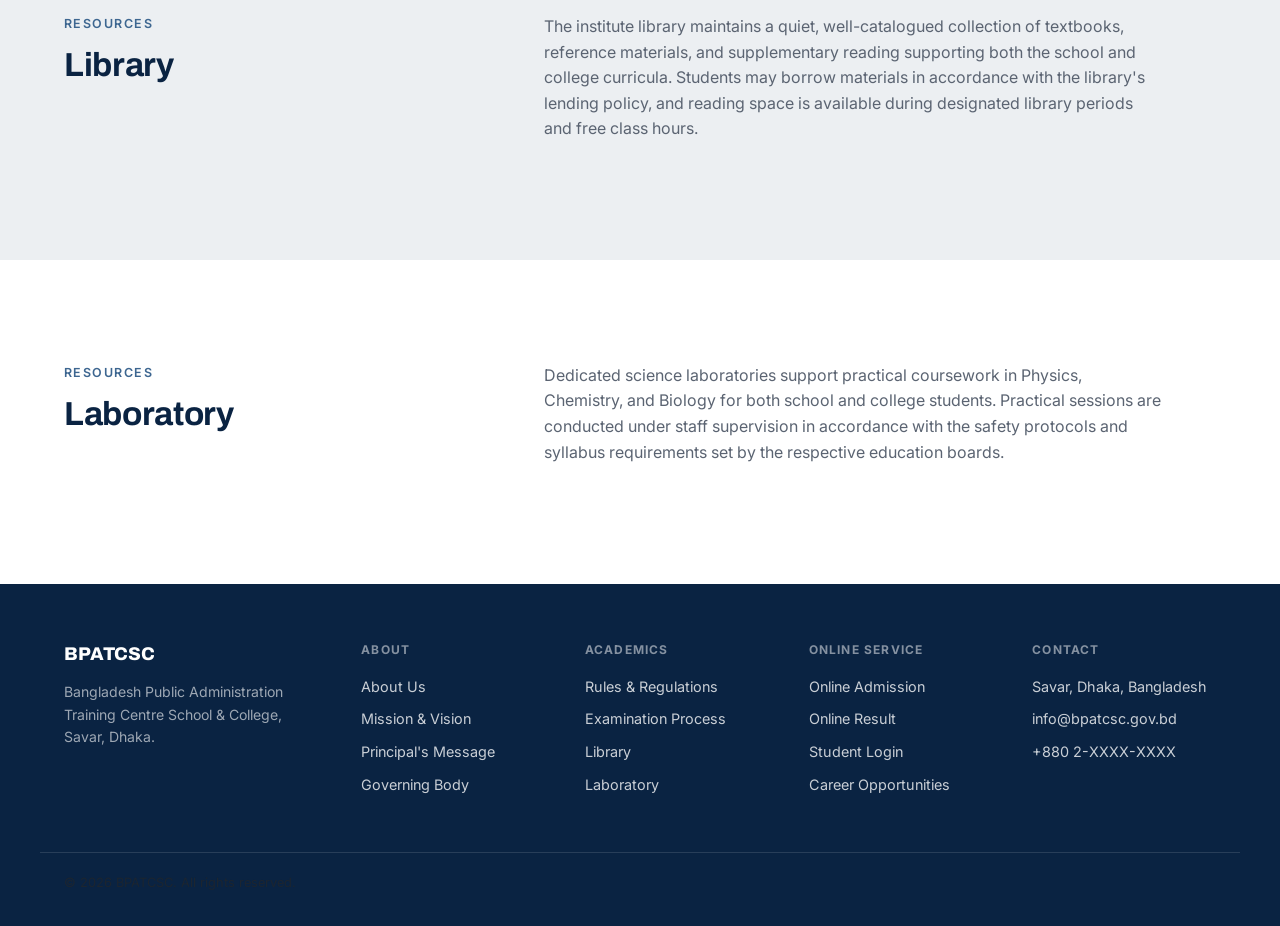
<file: academics.html>
<!DOCTYPE html>
<html lang="en">

<head>
  <meta charset="UTF-8" />
  <meta name="viewport" content="width=device-width, initial-scale=1.0" />
  <title>Academics | BPATCSC</title>
  <meta name="description" content="Academic policy, campus life, and resources at BPATCSC." />

  <link rel="preconnect" href="https://fonts.googleapis.com">
  <link rel="preconnect" href="https://fonts.gstatic.com" crossorigin>
  <link
    href="https://fonts.googleapis.com/css2?family=Archivo:wght@500;600;700;800&family=Inter:wght@400;500;600;700&display=swap"
    rel="stylesheet">

  <link rel="stylesheet" href="style.css" />
</head>

<body>

  <a class="skip-link" href="#main-content">Skip to main content</a>

  <div class="utility-bar">
    <div class="container utility-bar__inner">
      <p class="utility-bar__notice">Notice: Admission circular for 2026–27 session will be published soon.</p>
      <ul class="utility-bar__links">
        <li><a href="index.html#contact">Contact</a></li>
        <li><a href="#">বাংলা</a></li>
      </ul>
    </div>
  </div>

  <header class="site-header" id="site-header">
    <div class="container site-header__inner">

      <a href="index.html" class="brand">
        <span class="brand__mark" aria-hidden="true">
          <svg viewBox="0 0 40 40" fill="none" xmlns="http://www.w3.org/2000/svg">
            <rect x="1" y="1" width="38" height="38" rx="2" stroke="currentColor" stroke-width="1.5" />
            <path d="M10 27V13L20 20L30 13V27" stroke="currentColor" stroke-width="1.5" stroke-linejoin="round" />
          </svg>
        </span>
        <span class="brand__text">
          <span class="brand__title">BPATCSC</span>
          <span class="brand__subtitle">Bangladesh Public Administration Training Centre School &amp; College</span>
        </span>
      </a>

      <button class="nav-toggle" id="nav-toggle" aria-expanded="false" aria-controls="primary-nav">
        <span class="nav-toggle__box">
          <span class="nav-toggle__line"></span>
          <span class="nav-toggle__line"></span>
          <span class="nav-toggle__line"></span>
        </span>
        <span class="sr-only">Menu</span>
      </button>

      <nav class="primary-nav" id="primary-nav" aria-label="Primary">
        <ul class="primary-nav__list">

          <li class="primary-nav__item">
            <a href="index.html#home">Home</a>
          </li>

          <li class="primary-nav__item has-dropdown">
            <button class="primary-nav__trigger" aria-expanded="false">
              About
              <svg class="chevron" viewBox="0 0 10 6" aria-hidden="true">
                <path d="M1 1L5 5L9 1" stroke="currentColor" stroke-width="1.4" fill="none" />
              </svg>
            </button>
            <div class="dropdown-panel">
              <ul class="dropdown-panel__list">
                <li><a href="about.html#about-us">About Us</a></li>
                <li><a href="about.html#mission-vision">Mission &amp; Vision</a></li>
                <li><a href="about.html#principal-message">Principal's Message</a></li>
                <li><a href="about.html#governing-body">Governing Body</a></li>
              </ul>
            </div>
          </li>

          <li class="primary-nav__item has-megamenu">
            <button class="primary-nav__trigger" aria-expanded="false">
              Academics
              <svg class="chevron" viewBox="0 0 10 6" aria-hidden="true">
                <path d="M1 1L5 5L9 1" stroke="currentColor" stroke-width="1.4" fill="none" />
              </svg>
            </button>
            <div class="megamenu-panel">
              <div class="megamenu-panel__grid">

                <div class="megamenu-panel__column">
                  <p class="megamenu-panel__heading">Academic Policy</p>
                  <ul>
                    <li><a href="#rules-regulations">Rules &amp; Regulations</a></li>
                    <li><a href="#teaching-process">Teaching Process</a></li>
                    <li><a href="#examination-process">Examination Process</a></li>
                    <li><a href="#subject-change">Subject Change</a></li>
                    <li><a href="#selective-subjects">Selective Subjects</a></li>
                  </ul>
                </div>

                <div class="megamenu-panel__column">
                  <p class="megamenu-panel__heading">Campus Life</p>
                  <ul>
                    <li><a href="#features">Features</a></li>
                    <li><a href="#college-dress">College Dress</a></li>
                    <li><a href="#identity-card">Identity Card</a></li>
                    <li><a href="#transportation">Transportation</a></li>
                  </ul>
                </div>

                <div class="megamenu-panel__column">
                  <p class="megamenu-panel__heading">Resources</p>
                  <ul>
                    <li><a href="#library">Library</a></li>
                    <li><a href="#laboratory">Laboratory</a></li>
                  </ul>
                </div>

              </div>
            </div>
          </li>

          <li class="primary-nav__item has-dropdown">
            <button class="primary-nav__trigger" aria-expanded="false">
              Teacher &amp; Staff
              <svg class="chevron" viewBox="0 0 10 6" aria-hidden="true">
                <path d="M1 1L5 5L9 1" stroke="currentColor" stroke-width="1.4" fill="none" />
              </svg>
            </button>
            <div class="dropdown-panel">
              <ul class="dropdown-panel__list">
                <li><a href="index.html#college-section">College Section</a></li>
                <li><a href="index.html#school-section">School Section</a></li>
                <li><a href="index.html#office-staff">Office Staff</a></li>
              </ul>
            </div>
          </li>

          <li class="primary-nav__item has-dropdown">
            <button class="primary-nav__trigger" aria-expanded="false">
              Online Service
              <svg class="chevron" viewBox="0 0 10 6" aria-hidden="true">
                <path d="M1 1L5 5L9 1" stroke="currentColor" stroke-width="1.4" fill="none" />
              </svg>
            </button>
            <div class="dropdown-panel">
              <ul class="dropdown-panel__list">
                <li><a href="index.html#online-payments">Online Payments</a></li>
                <li><a href="index.html#online-result">Online Result</a></li>
                <li><a href="index.html#online-admission">Online Admission</a></li>
                <li><a href="index.html#student-login">Student Login</a></li>
                <li><a href="index.html#teacher-login">Teacher Login</a></li>
                <li><a href="index.html#career">Career Opportunities</a></li>
              </ul>
            </div>
          </li>

          <li class="primary-nav__item">
            <a href="index.html#download">Download</a>
          </li>

        </ul>
      </nav>

    </div>
  </header>

  <div class="nav-scrim" id="nav-scrim"></div>

  <!-- ============================================================
       PAGE BANNER
  ============================================================= -->
  <div class="page-banner">
    <div class="container">
      <p class="page-banner__crumbs"><a href="index.html">Home</a> / <span>Academics</span></p>
      <h1>Academics</h1>
      <p>Academic policy, campus life, and learning resources across the school and college sections.</p>
    </div>
  </div>

  <!-- ============================================================
       PAGE SUB-NAV
  ============================================================= -->
  <nav class="page-nav" aria-label="Academics sections">
    <div class="container page-nav__list">
      <a href="#rules-regulations">Rules &amp; Regulations</a>
      <a href="#teaching-process">Teaching Process</a>
      <a href="#examination-process">Examination Process</a>
      <a href="#subject-change">Subject Change</a>
      <a href="#selective-subjects">Selective Subjects</a>
      <a href="#features">Features</a>
      <a href="#college-dress">College Dress</a>
      <a href="#identity-card">Identity Card</a>
      <a href="#transportation">Transportation</a>
      <a href="#library">Library</a>
      <a href="#laboratory">Laboratory</a>
    </div>
  </nav>

  <main id="main-content">

    <!-- ============================================================
         ACADEMIC POLICY GROUP
    ============================================================= -->

    <section class="section" id="rules-regulations">
      <div class="container section__grid">
        <div class="section__intro reveal">
          <p class="eyebrow">Academic Policy</p>
          <h2>Rules &amp; Regulations</h2>
        </div>
        <div class="section__body reveal content-block">
          <p>
            All students are expected to maintain punctuality, discipline, and
            respectful conduct on campus at all times. Attendance is recorded
            daily, and a minimum attendance threshold is required to sit for
            internal and board examinations. Repeated absence without valid
            justification is addressed through the guardian and, where
            necessary, the Governing Body.
          </p>
          <p>
            Use of mobile phones during class hours, unauthorised absence from
            assigned periods, and any form of misconduct on campus are subject to
            disciplinary action as outlined in the institute's code of conduct,
            available from the administrative office.
          </p>
        </div>
      </div>
    </section>

    <section class="section section--muted" id="teaching-process">
      <div class="container section__grid">
        <div class="section__intro reveal">
          <p class="eyebrow">Academic Policy</p>
          <h2>Teaching Process</h2>
        </div>
        <div class="section__body reveal content-block">
          <p>
            Instruction follows a structured lesson-planning framework aligned
            with the national curriculum for both the school and college
            sections. Each subject teacher maintains a term-wise syllabus
            breakdown, supported by regular class tests, assignments, and
            continuous assessment to track individual student progress.
          </p>
          <p>
            Remedial classes are arranged for students who require additional
            support, and subject teachers hold periodic consultation hours for
            guardians to review academic performance directly.
          </p>
        </div>
      </div>
    </section>

    <section class="section" id="examination-process">
      <div class="container">
        <div class="section__intro reveal">
          <p class="eyebrow">Academic Policy</p>
          <h2>Examination Process</h2>
        </div>
        <div class="step-list content-block">
          <div class="step-list__item reveal">
            <h3>Class Tests &amp; Assignments</h3>
            <p>Conducted throughout each term to support continuous, formative assessment.</p>
          </div>
          <div class="step-list__item reveal">
            <h3>Half-Yearly Examination</h3>
            <p>A comprehensive internal examination held mid-session across all subjects.</p>
          </div>
          <div class="step-list__item reveal">
            <h3>Pre-Test / Test Examination</h3>
            <p>Conducted ahead of board examinations to gauge readiness and identify weak areas.</p>
          </div>
          <div class="step-list__item reveal">
            <h3>Final / Board Examination</h3>
            <p>Scheduled and administered in accordance with the respective national education board.</p>
          </div>
        </div>
      </div>
    </section>

    <section class="section section--muted" id="subject-change">
      <div class="container section__grid">
        <div class="section__intro reveal">
          <p class="eyebrow">Academic Policy</p>
          <h2>Subject Change</h2>
        </div>
        <div class="section__body reveal content-block">
          <p>
            Requests to change a subject or group must be submitted in writing to
            the Academic Coordinator within the deadline announced at the start
            of each academic session. Requests are considered based on seat
            availability, academic performance in the current subject, and
            written consent from the student's guardian.
          </p>
          <p>
            Subject changes are not permitted after the mid-term assessment has
            been conducted for the relevant subject, except under exceptional
            circumstances approved by the Principal.
          </p>
        </div>
      </div>
    </section>

    <section class="section" id="selective-subjects">
      <div class="container">
        <div class="section__intro reveal">
          <p class="eyebrow">Academic Policy</p>
          <h2>Selective Subjects</h2>
        </div>
        <div class="table-wrap content-block reveal">
          <table class="data-table">
            <thead>
              <tr>
                <th>Group</th>
                <th>Selective Subject</th>
                <th>Section</th>
              </tr>
            </thead>
            <tbody>
              <tr>
                <td>Science</td>
                <td>Higher Mathematics / Biology</td>
                <td>College</td>
              </tr>
              <tr>
                <td>Business Studies</td>
                <td>Agricultural Studies</td>
                <td>College</td>
              </tr>
              <tr>
                <td>Humanities</td>
                <td>Civics &amp; Good Governance</td>
                <td>College</td>
              </tr>
              <tr>
                <td>General (Class VI–X)</td>
                <td>Higher Mathematics / Agriculture</td>
                <td>School</td>
              </tr>
            </tbody>
          </table>
        </div>
      </div>
    </section>

    <!-- ============================================================
         CAMPUS LIFE GROUP
    ============================================================= -->

    <section class="section section--muted" id="features">
      <div class="container">
        <div class="section__intro reveal">
          <p class="eyebrow">Campus Life</p>
          <h2>Features</h2>
        </div>
        <div class="feature-grid">
          <article class="feature-card reveal">
            <h3>Unified Campus</h3>
            <p>School and college sections share a single, well-maintained campus with dedicated facilities.</p>
          </article>
          <article class="feature-card reveal">
            <h3>Disciplined Environment</h3>
            <p>A structured daily routine built around punctuality, attendance, and conduct standards.</p>
          </article>
          <article class="feature-card reveal">
            <h3>Co-curricular Activities</h3>
            <p>Regular assemblies, debate, sports, and cultural programmes throughout the academic year.</p>
          </article>
          <article class="feature-card reveal">
            <h3>Guardian Engagement</h3>
            <p>Scheduled guardian meetings and progress reviews each term.</p>
          </article>
        </div>
      </div>
    </section>

    <section class="section" id="college-dress">
      <div class="container section__grid">
        <div class="section__intro reveal">
          <p class="eyebrow">Campus Life</p>
          <h2>College Dress</h2>
        </div>
        <div class="section__body reveal content-block">
          <p>
            All students are required to wear the prescribed uniform on campus
            during institute hours. Uniform specifications, including seasonal
            variations, are issued by the administrative office at the start of
            each academic year and are strictly enforced as part of the
            institute's discipline policy.
          </p>
          <p>
            Students appearing without the prescribed uniform, without prior
            written permission, may be marked absent for the day at the
            discretion of the class teacher.
          </p>
        </div>
      </div>
    </section>

    <section class="section section--muted" id="identity-card">
      <div class="container section__grid">
        <div class="section__intro reveal">
          <p class="eyebrow">Campus Life</p>
          <h2>Identity Card</h2>
        </div>
        <div class="section__body reveal content-block">
          <p>
            Every enrolled student is issued an official identity card at the
            start of the academic session. The card must be carried on campus at
            all times and presented on request by any member of staff or campus
            security.
          </p>
          <p>
            Loss of an identity card must be reported immediately to the
            administrative office. A duplicate card may be issued upon written
            application and payment of the applicable reissue fee.
          </p>
        </div>
      </div>
    </section>

    <section class="section" id="transportation">
      <div class="container section__grid">
        <div class="section__intro reveal">
          <p class="eyebrow">Campus Life</p>
          <h2>Transportation</h2>
        </div>
        <div class="section__body reveal content-block">
          <p>
            Institute transport is available on a limited number of designated
            routes for students residing within the BPATC campus and surrounding
            areas. Seats are allocated on a first-come basis, subject to route
            capacity, and require an annual subscription arranged through the
            administrative office.
          </p>
          <p>
            Students availing institute transport are expected to follow the
            conduct guidelines set out for transport users, including punctual
            arrival at designated pickup points.
          </p>
        </div>
      </div>
    </section>

    <!-- ============================================================
         RESOURCES GROUP
    ============================================================= -->

    <section class="section section--muted" id="library">
      <div class="container section__grid">
        <div class="section__intro reveal">
          <p class="eyebrow">Resources</p>
          <h2>Library</h2>
        </div>
        <div class="section__body reveal content-block">
          <p>
            The institute library maintains a quiet, well-catalogued collection
            of textbooks, reference materials, and supplementary reading
            supporting both the school and college curricula. Students may
            borrow materials in accordance with the library's lending policy,
            and reading space is available during designated library periods and
            free class hours.
          </p>
        </div>
      </div>
    </section>

    <section class="section" id="laboratory">
      <div class="container section__grid">
        <div class="section__intro reveal">
          <p class="eyebrow">Resources</p>
          <h2>Laboratory</h2>
        </div>
        <div class="section__body reveal content-block">
          <p>
            Dedicated science laboratories support practical coursework in
            Physics, Chemistry, and Biology for both school and college
            students. Practical sessions are conducted under staff supervision
            in accordance with the safety protocols and syllabus requirements
            set by the respective education boards.
          </p>
        </div>
      </div>
    </section>

  </main>

  <footer class="site-footer" id="contact">
    <div class="container site-footer__grid">

      <div class="site-footer__about">
        <span class="brand__title">BPATCSC</span>
        <p>Bangladesh Public Administration Training Centre School &amp; College, Savar, Dhaka.</p>
      </div>

      <nav class="site-footer__col" aria-label="About">
        <p class="site-footer__heading">About</p>
        <ul>
          <li><a href="about.html#about-us">About Us</a></li>
          <li><a href="about.html#mission-vision">Mission &amp; Vision</a></li>
          <li><a href="about.html#principal-message">Principal's Message</a></li>
          <li><a href="about.html#governing-body">Governing Body</a></li>
        </ul>
      </nav>

      <nav class="site-footer__col" aria-label="Academics">
        <p class="site-footer__heading">Academics</p>
        <ul>
          <li><a href="#rules-regulations">Rules &amp; Regulations</a></li>
          <li><a href="#examination-process">Examination Process</a></li>
          <li><a href="#library">Library</a></li>
          <li><a href="#laboratory">Laboratory</a></li>
        </ul>
      </nav>

      <nav class="site-footer__col" aria-label="Online Service">
        <p class="site-footer__heading">Online Service</p>
        <ul>
          <li><a href="index.html#online-admission">Online Admission</a></li>
          <li><a href="index.html#online-result">Online Result</a></li>
          <li><a href="index.html#student-login">Student Login</a></li>
          <li><a href="index.html#career">Career Opportunities</a></li>
        </ul>
      </nav>

      <div class="site-footer__col">
        <p class="site-footer__heading">Contact</p>
        <ul>
          <li>Savar, Dhaka, Bangladesh</li>
          <li>info@bpatcsc.gov.bd</li>
          <li>+880 2-XXXX-XXXX</li>
        </ul>
      </div>

    </div>
    <div class="container site-footer__bottom">
      <p>&copy; <span id="year"></span> BPATCSC. All rights reserved.</p>
    </div>
  </footer>

  <script src="script.js"></script>
</body>

</html>
</file>
<file: style.css>
:root {
  /* Color */
  --color-white: #ffffff;
  --color-bg: #f4f6f8;
  /* light grey page background */
  --color-bg-alt: #eceff2;
  /* slightly deeper grey for muted sections */
  --color-navy-900: #0a2342;
  /* primary navy — headings, header bg */
  --color-navy-700: #123a63;
  /* secondary navy — panels, hover fills */
  --color-navy-500: #3d6690;
  /* accent navy — links, focus, icons */
  --color-line: #d7dde3;
  /* hairline borders */
  --color-text: #1c2530;
  /* body text */
  --color-text-muted: #5b6472;
  /* secondary text */

  /* Type */
  --font-display: 'Archivo', 'Helvetica Neue', Arial, sans-serif;
  --font-body: 'Inter', 'Helvetica Neue', Arial, sans-serif;

  /* Motion */
  --ease: cubic-bezier(0.4, 0, 0.2, 1);
  --dur: 0.3s;
  /* standard interaction duration per brief */

  /* Layout */
  --container-w: 1200px;
  --header-h: 84px;
  --radius: 3px;
  --shadow-panel: 0 16px 40px -12px rgba(10, 35, 66, 0.18);
}

/* ---------------------------------------------------------------------
   2. RESET & BASE
--------------------------------------------------------------------- */
*,
*::before,
*::after {
  box-sizing: border-box;
}

html {
  scroll-behavior: smooth;
}

body {
  margin: 0;
  font-family: var(--font-body);
  color: var(--color-text);
  background: var(--color-white);
  line-height: 1.6;
  -webkit-font-smoothing: antialiased;
}

h1,
h2,
h3,
h4 {
  font-family: var(--font-display);
  color: var(--color-navy-900);
  line-height: 1.15;
  margin: 0 0 0.5em;
  font-weight: 700;
  letter-spacing: -0.01em;
}

h1 {
  font-size: clamp(2.1rem, 4.2vw, 3.4rem);
  font-weight: 800;
}

h2 {
  font-size: clamp(1.6rem, 2.6vw, 2.2rem);
}

h3 {
  font-size: 1.15rem;
}

p {
  margin: 0 0 1em;
  color: var(--color-text);
}

a {
  color: var(--color-navy-500);
  text-decoration: none;
}

ul {
  list-style: none;
  margin: 0;
  padding: 0;
}

img,
svg {
  display: block;
  max-width: 100%;
}

button {
  font: inherit;
  background: none;
  border: none;
  cursor: pointer;
}

.sr-only {
  position: absolute;
  width: 1px;
  height: 1px;
  overflow: hidden;
  clip: rect(0 0 0 0);
  white-space: nowrap;
}

.skip-link {
  position: absolute;
  left: -999px;
  top: 0;
  z-index: 200;
  background: var(--color-navy-900);
  color: var(--color-white);
  padding: 0.75rem 1.25rem;
  border-radius: 0 0 var(--radius) 0;
}

.skip-link:focus {
  left: 0;
}

/* Consistent, visible keyboard focus everywhere */
a:focus-visible,
button:focus-visible,
.quick-card:focus-visible {
  outline: 2px solid var(--color-navy-500);
  outline-offset: 3px;
  border-radius: 2px;
}

/* ---------------------------------------------------------------------
   3. LAYOUT HELPERS
--------------------------------------------------------------------- */
.container {
  max-width: var(--container-w);
  margin-inline: auto;
  padding-inline: 1.5rem;
}

.eyebrow {
  font-family: var(--font-body);
  font-size: 0.78rem;
  font-weight: 600;
  letter-spacing: 0.12em;
  text-transform: uppercase;
  color: var(--color-navy-500);
  margin-bottom: 0.75rem;
}

.text-link {
  font-weight: 600;
  border-bottom: 1px solid currentColor;
  padding-bottom: 2px;
  transition: opacity var(--dur) var(--ease);
}

.text-link:hover {
  opacity: 0.65;
}

.btn {
  display: inline-flex;
  align-items: center;
  justify-content: center;
  padding: 0.85rem 1.7rem;
  font-size: 0.95rem;
  font-weight: 600;
  border-radius: var(--radius);
  border: 1px solid transparent;
  transition: background var(--dur) var(--ease),
    color var(--dur) var(--ease),
    border-color var(--dur) var(--ease),
    transform var(--dur) var(--ease);
}

.btn:active {
  transform: translateY(1px);
}

.btn--primary {
  background: var(--color-navy-900);
  color: var(--color-white);
}

.btn--primary:hover {
  background: var(--color-navy-700);
}

.btn--ghost {
  border-color: var(--color-line);
  color: var(--color-navy-900);
}

.btn--ghost:hover {
  border-color: var(--color-navy-900);
  background: var(--color-bg);
}

/* Scroll-reveal targets — toggled via IntersectionObserver in script.js */
.reveal {
  opacity: 0;
  transform: translateY(16px);
  transition: opacity 0.6s var(--ease), transform 0.6s var(--ease);
}

.reveal.is-visible {
  opacity: 1;
  transform: translateY(0);
}

/* ---------------------------------------------------------------------
   4. UTILITY BAR
--------------------------------------------------------------------- */
.utility-bar {
  background: var(--color-navy-900);
  color: rgba(255, 255, 255, 0.85);
  font-size: 0.82rem;
}

.utility-bar__inner {
  display: flex;
  align-items: center;
  justify-content: space-between;
  gap: 1rem;
  padding-block: 0.5rem;
}

.utility-bar__notice {
  margin: 0;
  overflow: hidden;
  text-overflow: ellipsis;
  white-space: nowrap;
}

.utility-bar__links {
  display: flex;
  gap: 1.25rem;
  flex-shrink: 0;
}

.utility-bar__links a {
  color: inherit;
  opacity: 0.85;
  transition: opacity var(--dur) var(--ease);
}

.utility-bar__links a:hover {
  opacity: 1;
}

/* ---------------------------------------------------------------------
   5. HEADER & MEGA-MENU NAVIGATION
--------------------------------------------------------------------- */
.site-header {
  position: sticky;
  top: 0;
  z-index: 100;
  background: var(--color-white);
  border-bottom: 1px solid var(--color-line);
  transition: box-shadow var(--dur) var(--ease);
}

.site-header.is-scrolled {
  box-shadow: 0 4px 24px -8px rgba(10, 35, 66, 0.14);
}

.site-header__inner {
  display: flex;
  align-items: center;
  justify-content: space-between;
  gap: 1.5rem;
  min-height: var(--header-h);
}

.brand {
  display: flex;
  align-items: center;
  gap: 0.75rem;
  color: var(--color-navy-900);
}

.brand__mark {
  width: 38px;
  height: 38px;
  flex-shrink: 0;
  color: var(--color-navy-900);
}

.brand__text {
  display: flex;
  flex-direction: column;
  line-height: 1.2;
}

.brand__title {
  font-family: var(--font-display);
  font-weight: 800;
  font-size: 1.15rem;
  letter-spacing: 0.01em;
}

.brand__subtitle {
  font-size: 0.72rem;
  color: var(--color-text-muted);
  max-width: 260px;
}

/* --- Primary nav list (desktop) --- */
.primary-nav__list {
  display: flex;
  align-items: center;
  gap: 0.25rem;
}

.primary-nav__item {
  position: relative;
}

.primary-nav__item>a,
.primary-nav__trigger {
  display: flex;
  align-items: center;
  gap: 0.35rem;
  padding: 1.6rem 0.9rem;
  font-weight: 600;
  font-size: 0.93rem;
  color: var(--color-navy-900);
  transition: color var(--dur) var(--ease);
}

.primary-nav__item>a:hover,
.primary-nav__trigger:hover,
.primary-nav__trigger[aria-expanded="true"] {
  color: var(--color-navy-500);
}

.chevron {
  width: 9px;
  transition: transform var(--dur) var(--ease);
}

.primary-nav__trigger[aria-expanded="true"] .chevron {
  transform: rotate(180deg);
}

/* Active-section underline, shared by simple links */
.primary-nav__item>a {
  position: relative;
}

.primary-nav__item>a::after {
  content: "";
  position: absolute;
  left: 0.9rem;
  right: 0.9rem;
  bottom: 1.1rem;
  height: 2px;
  background: var(--color-navy-500);
  transform: scaleX(0);
  transform-origin: left;
  transition: transform var(--dur) var(--ease);
}

.primary-nav__item>a:hover::after {
  transform: scaleX(1);
}

/* --- Simple dropdown panel (About / Teacher & Staff / Online Service) --- */
.dropdown-panel {
  position: absolute;
  top: 100%;
  left: 0;
  min-width: 240px;
  background: var(--color-white);
  border: 1px solid var(--color-line);
  border-radius: var(--radius);
  box-shadow: var(--shadow-panel);
  padding: 0.5rem;
  opacity: 0;
  visibility: hidden;
  transform: translateY(6px);
  transition: opacity var(--dur) var(--ease), transform var(--dur) var(--ease), visibility var(--dur);
}

.dropdown-panel__list a {
  display: block;
  padding: 0.7rem 0.9rem;
  color: var(--color-text);
  font-size: 0.92rem;
  border-radius: var(--radius);
  transition: background var(--dur) var(--ease), color var(--dur) var(--ease);
}

.dropdown-panel__list a:hover {
  background: var(--color-bg);
  color: var(--color-navy-500);
}

/* --- Mega-menu panel (Academics) --- */
.megamenu-panel {
  position: absolute;
  top: 100%;
  left: 50%;
  transform: translate(-50%, 6px);
  width: min(760px, 90vw);
  background: var(--color-white);
  border: 1px solid var(--color-line);
  border-radius: var(--radius);
  box-shadow: var(--shadow-panel);
  padding: 2rem;
  opacity: 0;
  visibility: hidden;
  transition: opacity var(--dur) var(--ease), transform var(--dur) var(--ease), visibility var(--dur);
}

.megamenu-panel__grid {
  display: grid;
  grid-template-columns: repeat(3, 1fr);
  gap: 2rem;
}

.megamenu-panel__heading {
  font-size: 0.75rem;
  font-weight: 700;
  letter-spacing: 0.1em;
  text-transform: uppercase;
  color: var(--color-navy-500);
  margin: 0 0 0.9rem;
  padding-bottom: 0.6rem;
  border-bottom: 1px solid var(--color-line);
}

.megamenu-panel__column ul {
  display: flex;
  flex-direction: column;
  gap: 0.2rem;
}

.megamenu-panel__column a {
  display: block;
  padding: 0.45rem 0;
  font-size: 0.93rem;
  color: var(--color-text);
  transition: color var(--dur) var(--ease), transform var(--dur) var(--ease);
}

.megamenu-panel__column a:hover {
  color: var(--color-navy-500);
  transform: translateX(3px);
}

/* Reveal panels on hover (desktop) or when JS toggles [data-open] (all sizes) */
@media (hover: hover) and (pointer: fine) {

  .has-dropdown:hover .dropdown-panel,
  .has-megamenu:hover .megamenu-panel {
    opacity: 1;
    visibility: visible;
    transform: translate(-50%, 0);
  }

  .has-dropdown:hover .dropdown-panel {
    transform: translateY(0);
  }
}

.has-dropdown[data-open="true"] .dropdown-panel,
.has-megamenu[data-open="true"] .megamenu-panel {
  opacity: 1;
  visibility: visible;
  transform: translateY(0);
}

.has-megamenu[data-open="true"] .megamenu-panel {
  transform: translate(-50%, 0);
}

/* Scrim behind an open desktop panel */
.nav-scrim {
  position: fixed;
  inset: 0;
  background: rgba(10, 35, 66, 0.25);
  opacity: 0;
  visibility: hidden;
  transition: opacity var(--dur) var(--ease), visibility var(--dur);
  z-index: 90;
}

.nav-scrim.is-active {
  opacity: 1;
  visibility: visible;
}

/* Mobile hamburger (hidden on desktop) */
.nav-toggle {
  display: none;
  padding: 0.5rem;
  color: var(--color-navy-900);
}

.nav-toggle__box {
  display: flex;
  flex-direction: column;
  gap: 5px;
  width: 24px;
}

.nav-toggle__line {
  height: 2px;
  background: currentColor;
  border-radius: 2px;
  transition: transform var(--dur) var(--ease), opacity var(--dur) var(--ease);
}

.nav-toggle[aria-expanded="true"] .nav-toggle__line:nth-child(1) {
  transform: translateY(7px) rotate(45deg);
}

.nav-toggle[aria-expanded="true"] .nav-toggle__line:nth-child(2) {
  opacity: 0;
}

.nav-toggle[aria-expanded="true"] .nav-toggle__line:nth-child(3) {
  transform: translateY(-7px) rotate(-45deg);
}

/* ---------------------------
   6. HERO + VECTOR ANIMATION
----------------------------- */
.hero {
  background: var(--color-bg);
  overflow: hidden;
}

.hero__inner {
  display: grid;
  grid-template-columns: 1.1fr 1fr;
  align-items: center;
  gap: 3rem;
  padding-block: clamp(3rem, 7vw, 6rem);
}

.hero__lede {
  max-width: 46ch;
  color: var(--color-text-muted);
  font-size: 1.05rem;
}

.hero__actions {
  display: flex;
  gap: 1rem;
  flex-wrap: wrap;
  margin-top: 1.75rem;
}

.hero-svg {
  color: var(--color-navy-900);
  width: 100%;
  height: auto;
}

.draw-path {
  stroke-dasharray: var(--len, 1000);
  stroke-dashoffset: var(--len, 1000);
}

.hero-svg.is-drawn .draw-path {
  animation: draw-in 1.4s var(--ease) forwards;
  animation-delay: var(--delay, 0s);
}

@keyframes draw-in {
  to {
    stroke-dashoffset: 0;
  }
}

/* Ambient looping drift, starts only after the draw-in completes (JS adds .is-ambient) */
.hero-svg.is-ambient .drift-slow {
  animation: drift-slow 7s ease-in-out infinite;
  transform-origin: 440px 90px;
}

.hero-svg.is-ambient .drift-fast {
  animation: drift-fast 4s ease-in-out infinite;
  transform-origin: 85px 145px;
}

@keyframes drift-slow {

  0%,
  100% {
    transform: translateY(0) scale(1);
    opacity: 1;
  }

  50% {
    transform: translateY(-8px) scale(1.03);
    opacity: 0.85;
  }
}

@keyframes drift-fast {

  0%,
  100% {
    transform: translateY(0) rotate(0deg);
  }

  50% {
    transform: translateY(6px) rotate(6deg);
  }
}

/* ---------------------------------------------------------------------
   7. QUICK LINKS / SECTIONS / CARDS
--------------------------------------------------------------------- */
.quick-links {
  padding-block: 0;
  margin-top: -2.5rem;
  position: relative;
  z-index: 2;
}

.quick-links__grid {
  background: var(--color-white);
  border: 1px solid var(--color-line);
  border-radius: var(--radius);
  box-shadow: var(--shadow-panel);
  display: grid;
  grid-template-columns: repeat(4, 1fr);
}

.quick-card {
  padding: 1.75rem 1.5rem;
  border-right: 1px solid var(--color-line);
  color: var(--color-text);
  transition: background var(--dur) var(--ease);
  display: flex;
  flex-direction: column;
  gap: 0.35rem;
}

.quick-card:last-child {
  border-right: none;
}

.quick-card:hover {
  background: var(--color-bg);
}

.quick-card__index {
  font-family: var(--font-display);
  font-size: 0.8rem;
  color: var(--color-navy-500);
  font-weight: 700;
}

.quick-card__label {
  font-family: var(--font-display);
  font-weight: 700;
  color: var(--color-navy-900);
  font-size: 1.05rem;
}

.quick-card__desc {
  font-size: 0.85rem;
  color: var(--color-text-muted);
}

.section {
  padding-block: clamp(4rem, 8vw, 6.5rem);
}

.section--muted {
  background: var(--color-bg-alt);
}

.section__grid {
  display: grid;
  grid-template-columns: 0.9fr 1.4fr;
  gap: 3rem;
  align-items: start;
}

.section__intro h2 {
  max-width: 16ch;
}

.section__body p {
  color: var(--color-text-muted);
  max-width: 62ch;
}

.feature-grid {
  display: grid;
  grid-template-columns: repeat(4, 1fr);
  gap: 1.5rem;
  margin-top: 2.5rem;
}

.feature-card {
  padding: 1.75rem;
  background: var(--color-white);
  border: 1px solid var(--color-line);
  border-radius: var(--radius);
  transition: border-color var(--dur) var(--ease), transform var(--dur) var(--ease);
}

.feature-card:hover {
  border-color: var(--color-navy-500);
  transform: translateY(-3px);
}

.feature-card p {
  color: var(--color-text-muted);
  font-size: 0.92rem;
}

.notice-list {
  display: flex;
  flex-direction: column;
}

.notice-list li {
  display: flex;
  align-items: center;
  justify-content: space-between;
  gap: 1rem;
  padding: 1rem 0;
  border-bottom: 1px solid var(--color-line);
}

.notice-list li span {
  color: var(--color-text);
  font-weight: 500;
}

/* ---------------------------------------------------------------------
   8. FOOTER
--------------------------------------------------------------------- */
.site-footer {
  background: var(--color-navy-900);
  color: rgba(255, 255, 255, 0.75);
}

.site-footer__grid {
  display: grid;
  grid-template-columns: 1.4fr repeat(4, 1fr);
  gap: 2.5rem;
  padding-block: 3.5rem;
}

.site-footer .brand__title {
  color: var(--color-white);
}

.site-footer__about p {
  color: rgba(255, 255, 255, 0.6);
  font-size: 0.88rem;
  margin-top: 0.75rem;
}

.site-footer__heading {
  font-size: 0.75rem;
  font-weight: 700;
  letter-spacing: 0.1em;
  text-transform: uppercase;
  color: rgba(255, 255, 255, 0.5);
  margin-bottom: 1rem;
}

.site-footer__col ul {
  display: flex;
  flex-direction: column;
  gap: 0.6rem;
}

.site-footer__col a,
.site-footer__col li {
  color: rgba(255, 255, 255, 0.78);
  font-size: 0.9rem;
  transition: color var(--dur) var(--ease);
}

.site-footer__col a:hover {
  color: var(--color-white);
}

.site-footer__bottom {
  border-top: 1px solid rgba(255, 255, 255, 0.12);
  padding-block: 1.25rem;
  font-size: 0.8rem;
  color: rgba(255, 255, 255, 0.5);
}

/* ---------------------------------------------------------------------
   7b. INTERIOR PAGE BANNER + ANCHOR SECTIONS (About / Academics, etc.)
--------------------------------------------------------------------- */
.page-banner {
  background: var(--color-navy-900);
  color: var(--color-white);
  padding-block: clamp(2.5rem, 6vw, 4rem);
}

.page-banner__crumbs {
  display: flex;
  align-items: center;
  gap: 0.5rem;
  font-size: 0.82rem;
  color: rgba(255, 255, 255, 0.6);
  margin-bottom: 1rem;
}

.page-banner__crumbs a {
  color: rgba(255, 255, 255, 0.75);
}

.page-banner__crumbs a:hover {
  color: var(--color-white);
}

.page-banner h1 {
  color: var(--color-white);
  margin-bottom: 0.5rem;
}

.page-banner p {
  color: rgba(255, 255, 255, 0.7);
  max-width: 60ch;
  margin: 0;
}

.page-nav {
  background: var(--color-white);
  border-bottom: 1px solid var(--color-line);
  position: sticky;
  top: var(--header-h);
  z-index: 50;
}

.page-nav__list {
  display: flex;
  gap: 1.75rem;
  overflow-x: auto;
  padding-block: 0.9rem;
}

.page-nav__list a {
  color: var(--color-text-muted);
  font-size: 0.88rem;
  font-weight: 600;
  white-space: nowrap;
  transition: color var(--dur) var(--ease);
}

.page-nav__list a:hover {
  color: var(--color-navy-900);
}

.section[id] {
  scroll-margin-top: calc(var(--header-h) + 56px);
}

.content-block {
  max-width: 72ch;
}

.content-block p {
  color: var(--color-text-muted);
}

.content-block h3 {
  margin-top: 1.5rem;
}

.def-list {
  display: flex;
  flex-direction: column;
  gap: 1.25rem;
  margin-top: 1.5rem;
}

.def-list__item {
  padding-bottom: 1.25rem;
  border-bottom: 1px solid var(--color-line);
}

.def-list__item h3 {
  margin-bottom: 0.35rem;
}

.def-list__item p {
  color: var(--color-text-muted);
  margin: 0;
  font-size: 0.94rem;
}

.person-grid {
  display: grid;
  grid-template-columns: repeat(3, 1fr);
  gap: 1.5rem;
  margin-top: 2rem;
}

.person-card {
  padding: 1.5rem;
  background: var(--color-white);
  border: 1px solid var(--color-line);
  border-radius: var(--radius);
}

.person-card h3 {
  font-size: 1rem;
  margin-bottom: 0.2rem;
}

.person-card span {
  display: block;
  font-size: 0.82rem;
  color: var(--color-navy-500);
  font-weight: 600;
  margin-bottom: 0.6rem;
}

.person-card p {
  font-size: 0.88rem;
  color: var(--color-text-muted);
  margin: 0;
}

.step-list {
  counter-reset: step;
  margin-top: 1.5rem;
  display: flex;
  flex-direction: column;
  gap: 1.5rem;
}

.step-list__item {
  position: relative;
  padding-left: 2.75rem;
}

.step-list__item::before {
  counter-increment: step;
  content: counter(step, decimal-leading-zero);
  position: absolute;
  left: 0;
  top: 0;
  font-family: var(--font-display);
  font-weight: 700;
  font-size: 0.85rem;
  color: var(--color-navy-500);
}

.step-list__item h3 {
  margin-bottom: 0.3rem;
}

.step-list__item p {
  color: var(--color-text-muted);
  margin: 0;
  font-size: 0.94rem;
}

.table-wrap {
  overflow-x: auto;
  margin-top: 1.5rem;
}

.data-table {
  width: 100%;
  border-collapse: collapse;
  font-size: 0.92rem;
}

.data-table th,
.data-table td {
  text-align: left;
  padding: 0.85rem 1rem;
  border-bottom: 1px solid var(--color-line);
}

.data-table th {
  font-family: var(--font-display);
  color: var(--color-navy-900);
  font-size: 0.78rem;
  letter-spacing: 0.04em;
  text-transform: uppercase;
  background: var(--color-bg-alt);
}

.data-table td {
  color: var(--color-text-muted);
}

@media (max-width: 960px) {
  .person-grid {
    grid-template-columns: repeat(2, 1fr);
  }
}

@media (max-width: 720px) {
  .person-grid {
    grid-template-columns: 1fr;
  }

  .page-nav {
    top: 0;
  }
}

/* ---------------------------------------------------------------------
   9. RESPONSIVE (mobile-first overrides)
--------------------------------------------------------------------- */
@media (max-width: 960px) {
  .hero__inner {
    grid-template-columns: 1fr;
    text-align: left;
  }

  .hero__visual {
    order: -1;
    max-width: 360px;
  }

  .section__grid {
    grid-template-columns: 1fr;
  }

  .feature-grid {
    grid-template-columns: repeat(2, 1fr);
  }

  .site-footer__grid {
    grid-template-columns: repeat(2, 1fr);
  }
}

@media (max-width: 720px) {
  .utility-bar__notice {
    max-width: 60vw;
  }

  .brand__subtitle {
    display: none;
  }

  .quick-links__grid {
    grid-template-columns: repeat(2, 1fr);
  }

  .quick-card:nth-child(2) {
    border-right: none;
  }

  .quick-card:nth-child(3),
  .quick-card:nth-child(4) {
    border-top: 1px solid var(--color-line);
  }

  /* --- Mobile navigation: full-screen accordion drawer --- */
  .nav-toggle {
    display: inline-flex;
  }

  .primary-nav {
    position: fixed;
    top: var(--header-h);
    left: 0;
    right: 0;
    bottom: 0;
    background: var(--color-white);
    overflow-y: auto;
    transform: translateX(100%);
    transition: transform var(--dur) var(--ease);
    z-index: 95;
    border-top: 1px solid var(--color-line);
  }

  .primary-nav.is-open {
    transform: translateX(0);
  }

  .primary-nav__list {
    flex-direction: column;
    align-items: stretch;
    padding: 0.5rem 1.5rem 2rem;
    gap: 0;
  }

  .primary-nav__item {
    border-bottom: 1px solid var(--color-line);
    position: static;
  }

  .primary-nav__item>a,
  .primary-nav__trigger {
    width: 100%;
    justify-content: space-between;
    padding: 1.1rem 0.25rem;
  }

  .primary-nav__item>a::after {
    display: none;
  }

  /* Panels become static accordion content on mobile instead of floating */
  .dropdown-panel,
  .megamenu-panel {
    position: static;
    opacity: 1;
    visibility: visible;
    transform: none;
    box-shadow: none;
    border: none;
    width: auto;
    padding: 0 0 1rem 0.25rem;
    max-height: 0;
    overflow: hidden;
    transition: max-height var(--dur) var(--ease), padding var(--dur) var(--ease);
  }

  .has-dropdown[data-open="true"] .dropdown-panel,
  .has-megamenu[data-open="true"] .megamenu-panel {
    max-height: 1200px;
  }

  .megamenu-panel__grid {
    grid-template-columns: 1fr;
    gap: 1.25rem;
  }

  .nav-scrim {
    display: none;
  }
}

@media (max-width: 520px) {
  .feature-grid {
    grid-template-columns: 1fr;
  }

  .site-footer__grid {
    grid-template-columns: 1fr;
  }

  .hero__actions {
    flex-direction: column;
    align-items: stretch;
  }
}

/* ---------------------------------------------------------------------
   10. REDUCED MOTION
--------------------------------------------------------------------- */
@media (prefers-reduced-motion: reduce) {
  html {
    scroll-behavior: auto;
  }

  .draw-path {
    stroke-dashoffset: 0 !important;
    animation: none !important;
  }

  .hero-svg.is-ambient .drift-slow,
  .hero-svg.is-ambient .drift-fast {
    animation: none !important;
  }

  .reveal {
    opacity: 1 !important;
    transform: none !important;
    transition: none !important;
  }

  * {
    transition-duration: 0.01ms !important;
    animation-duration: 0.01ms !important;
  }
}
</file>
